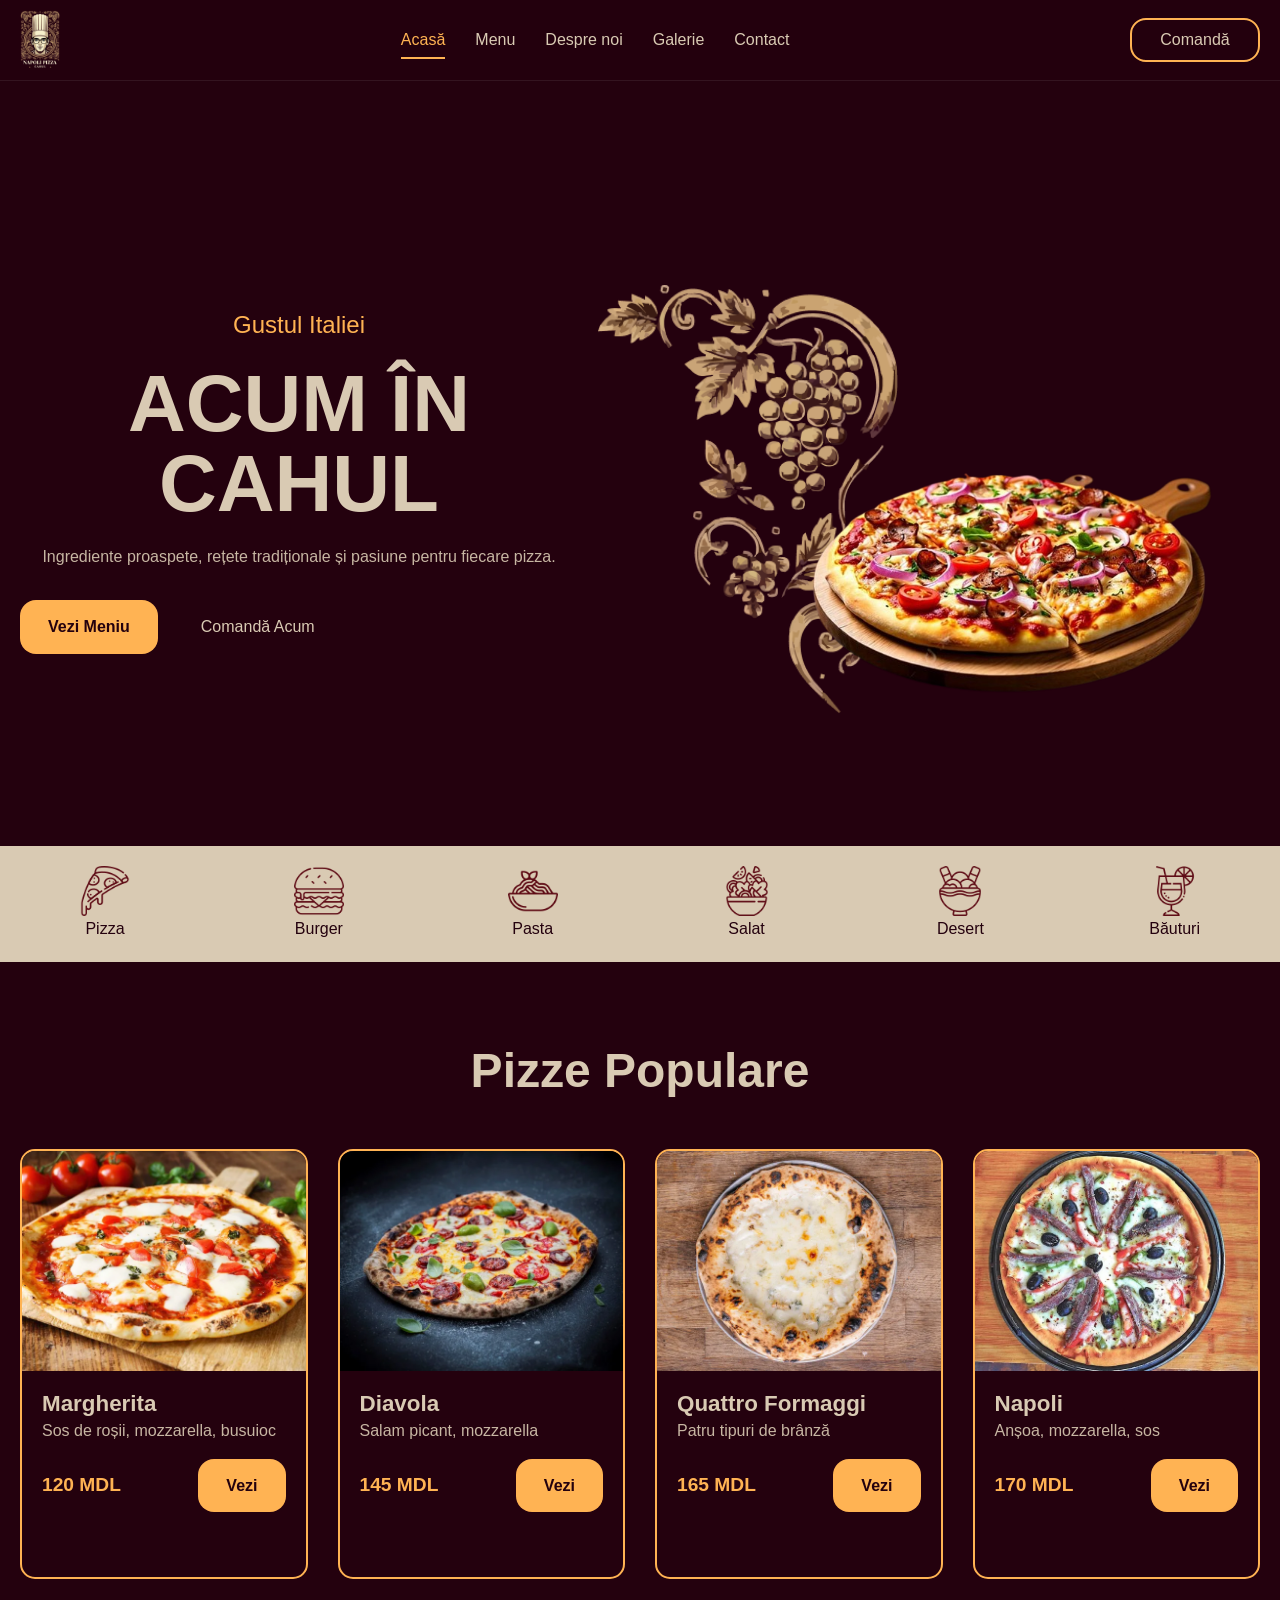
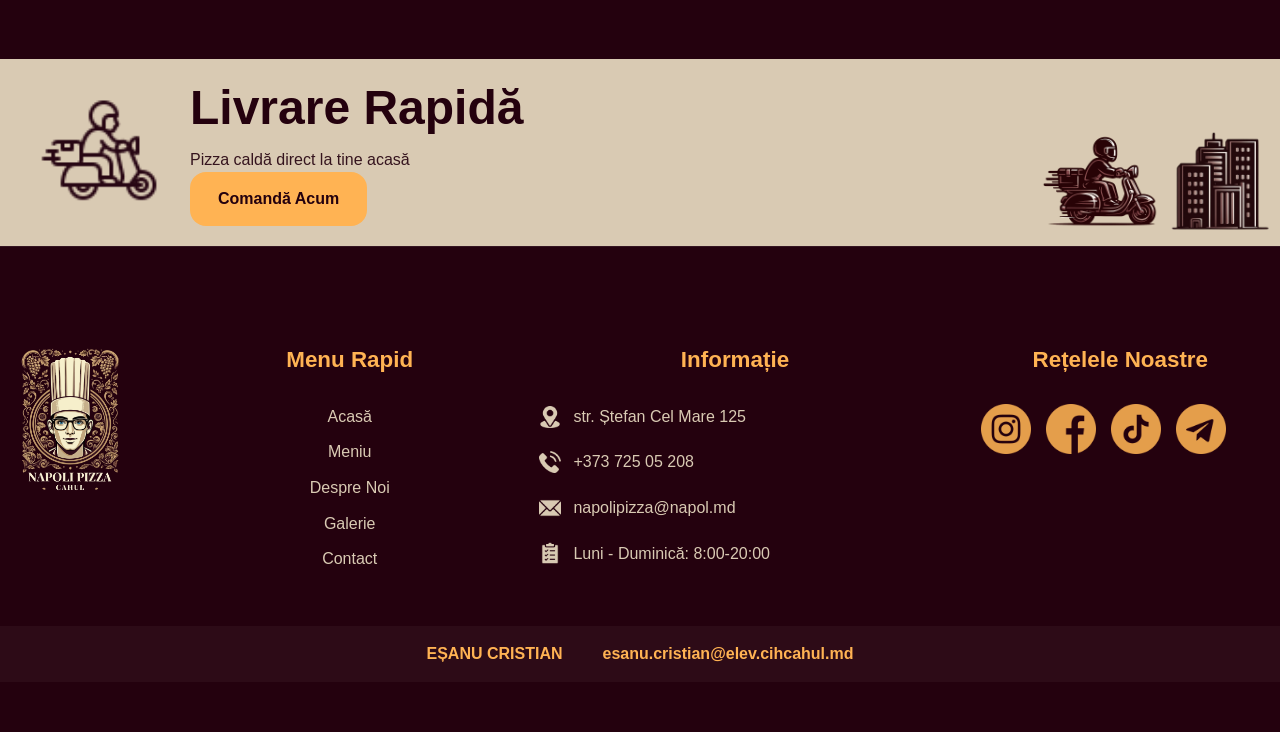
<file: index.html>
<!DOCTYPE html>
<html lang="ro">

<head>
    <meta charset="UTF-8">
    <meta name="viewport" content="width=device-width, initial-scale=1.0">

    <title>Napoli Pizza Cahul</title>

    <link rel="icon" href="assets/logo/logo.png">

    <link rel="stylesheet" href="css/main.css">
    <link rel="stylesheet" href="css/catalog.css">
    <link rel="stylesheet" href="css/responsive.css">
</head>

<body>
    <header class="header">

        <div class="container header-container">

            <a href="index.html" class="logo">
                <img src="assets/logo/logo.png" alt="Napoli Pizza">
            </a>

            <nav class="navbar">

                <a href="index.html" class="active">Acasă</a>
                <a href="pages/menu.html">Menu</a>
                <a href="pages/about.html">Despre noi</a>
                <a href="pages/gallery.html">Galerie</a>
                <a href="pages/contact.html">Contact</a>

            </nav>

            <button class="burger" id="burger" aria-label="Meniu"><span></span><span></span><span></span></button>
            <a href="pages/contact.html" class="header-btn">
            Comandă
        </a>

        </div>

    </header>
    <div class="mobile-menu" id="mobileMenu">
        <a href="index.html">Acasă</a>
        <a href="pages/menu.html">Menu</a>
        <a href="pages/about.html">Despre noi</a>
        <a href="pages/gallery.html">Galerie</a>
        <a href="pages/contact.html">Contact</a>
        <a href="pages/contact.html" class="header-btn-mobile">Comandă</a>
    </div>

    <section class="hero">

        <div class="container hero-container">

            <div class="hero-content">

                <span class="hero-subtitle">
                Gustul Italiei
            </span>

                <h1>
                    ACUM ÎN CAHUL
                </h1>

                <p>
                    Ingrediente proaspete, rețete tradiționale și pasiune pentru fiecare pizza.
                </p>

                <div class="hero-buttons">

                    <a href="pages/menu.html" class="btn btn-primary">

                    Vezi Meniu

                </a>

                    <a href="pages/contact.html" class="btn btn-outline">

                    Comandă Acum

                </a>

                </div>

            </div>

            <div class="hero-visual">

                <img src="./assets/Media/grapes.png" class="hero-grapes">

                <img src="assets/Media/pizza.png" class="hero-pizza" style="width:500px">

            </div>

        </div>

    </section>
    <section class="quick-menu">

        <div class="container">

            <a href="pages/catalog.html?id=pizza" class="quick-item">
                <img src="assets/Media/icons/pizza.png" alt="">
                <span>Pizza</span>
            </a>

            <a href="pages/catalog.html?id=burger" class="quick-item">
                <img src="assets/Media/icons/burger.png" alt="">
                <span>Burger</span>
            </a>

            <a href="pages/catalog.html?id=pasta" class="quick-item">
                <img src="assets/Media/icons/dish.png" alt="">
                <span>Pasta</span>
            </a>

            <a href="pages/catalog.html?id=salad" class="quick-item">
                <img src="assets/Media/icons/salad.png" alt="">
                <span>Salat</span>
            </a>

            <a href="pages/catalog.html?id=dessert" class="quick-item">
                <img src="assets/Media/icons/ice-cream.png" alt="">
                <span>Desert</span>
            </a>

            <a href="pages/catalog.html?id=drinks" class="quick-item">
                <img src="assets/Media/icons/poinsettia.png" alt="">
                <span>Băuturi</span>
            </a>

        </div>

    </section>
    <section class="popular-products">

        <div class="container">

            <div class="section-header">

                <h2>Pizze Populare</h2>


            </div>

            <div id="featuredProducts" class="product-grid">

            </div>

        </div>

    </section>


    <section class="delivery-banner">

        <div class="delivery-content">

            <div class="delivery-left">

                <img src="assets/Media/delivery-left.png" alt="">

                <div>

                    <h2>Livrare Rapidă</h2>

                    <p>Pizza caldă direct la tine acasă</p>

                    <a href="#" class="btn btn-primary">
                    Comandă Acum
                </a>

                </div>

            </div>

            <img src="assets/Media/delivery-right.png" class="delivery-scooter" alt="">

            <img src="assets/Media/city.png" class="delivery-city" alt="">

        </div>

    </section>
    <footer class="footer">

        <div class="container">

            <div class="footer-content">


                <div class="footer-logo">

                    <img src="assets/logo/logo.png" alt="Napoli Pizza">

                </div>

                <div class="footer-column">

                    <h3>Menu Rapid</h3>

                    <a href="index.html">Acasă</a>
                    <a href="pages/menu.html">Meniu</a>
                    <a href="pages/about.html">Despre Noi</a>
                    <a href="pages/gallery.html">Galerie</a>
                    <a href="pages/contact.html">Contact</a>

                </div>

                <div class="footer-column">

                    <h3>Informație</h3>

                    <div class="footer-info">

                        <img src="assets/Media/location.png" alt="">
                        <span>str. Ștefan Cel Mare 125</span>

                    </div>

                    <div class="footer-info">

                        <img src="assets/Media/phone.png" alt="">
                        <span>+373 725 05 208</span>

                    </div>

                    <div class="footer-info">

                        <img src="assets/Media/mail.png" alt="">
                        <span>napolipizza@napol.md</span>

                    </div>

                    <div class="footer-info">

                        <img src="assets/Media/time.png" alt="">
                        <span>Luni - Duminică: 8:00-20:00</span>

                    </div>

                </div>


                <div class="footer-column">

                    <h3>Rețelele Noastre</h3>

                    <div class="social-links">

                        <a href="https://www.instagram.com/cr1sn1ce?igsh=MXFxY2dlM214OGgybg==">
                            <img src="assets/Media/instagram.png" alt="Instagram">
                        </a>

                        <a href="https://www.facebook.com/share/1TLArfq5HP/">
                            <img src="assets/Media/facebook.png" alt="Facebook">
                        </a>

                        <a href="https://www.tiktok.com/@twcr1sn1ce?_r=1&_t=ZS-97HK7vMJ625">
                            <img src="assets/Media/tiktok.png" alt="TikTok">
                        </a>

                        <a href="https://t.me/N1ceChan">
                            <img src="assets/Media/telegram.png" alt="Telegram">
                        </a>

                    </div>

                </div>

            </div>

        </div>

        <div class="footer-bottom">

            <div class="container">

                <span>EȘANU CRISTIAN</span>

                <span>
                esanu.cristian@elev.cihcahul.md
            </span>

            </div>

        </div>

    </footer>
    <script src="js/data-loader.js"></script>
    <script src="js/main.js"></script>

</body>

</html>
</file>
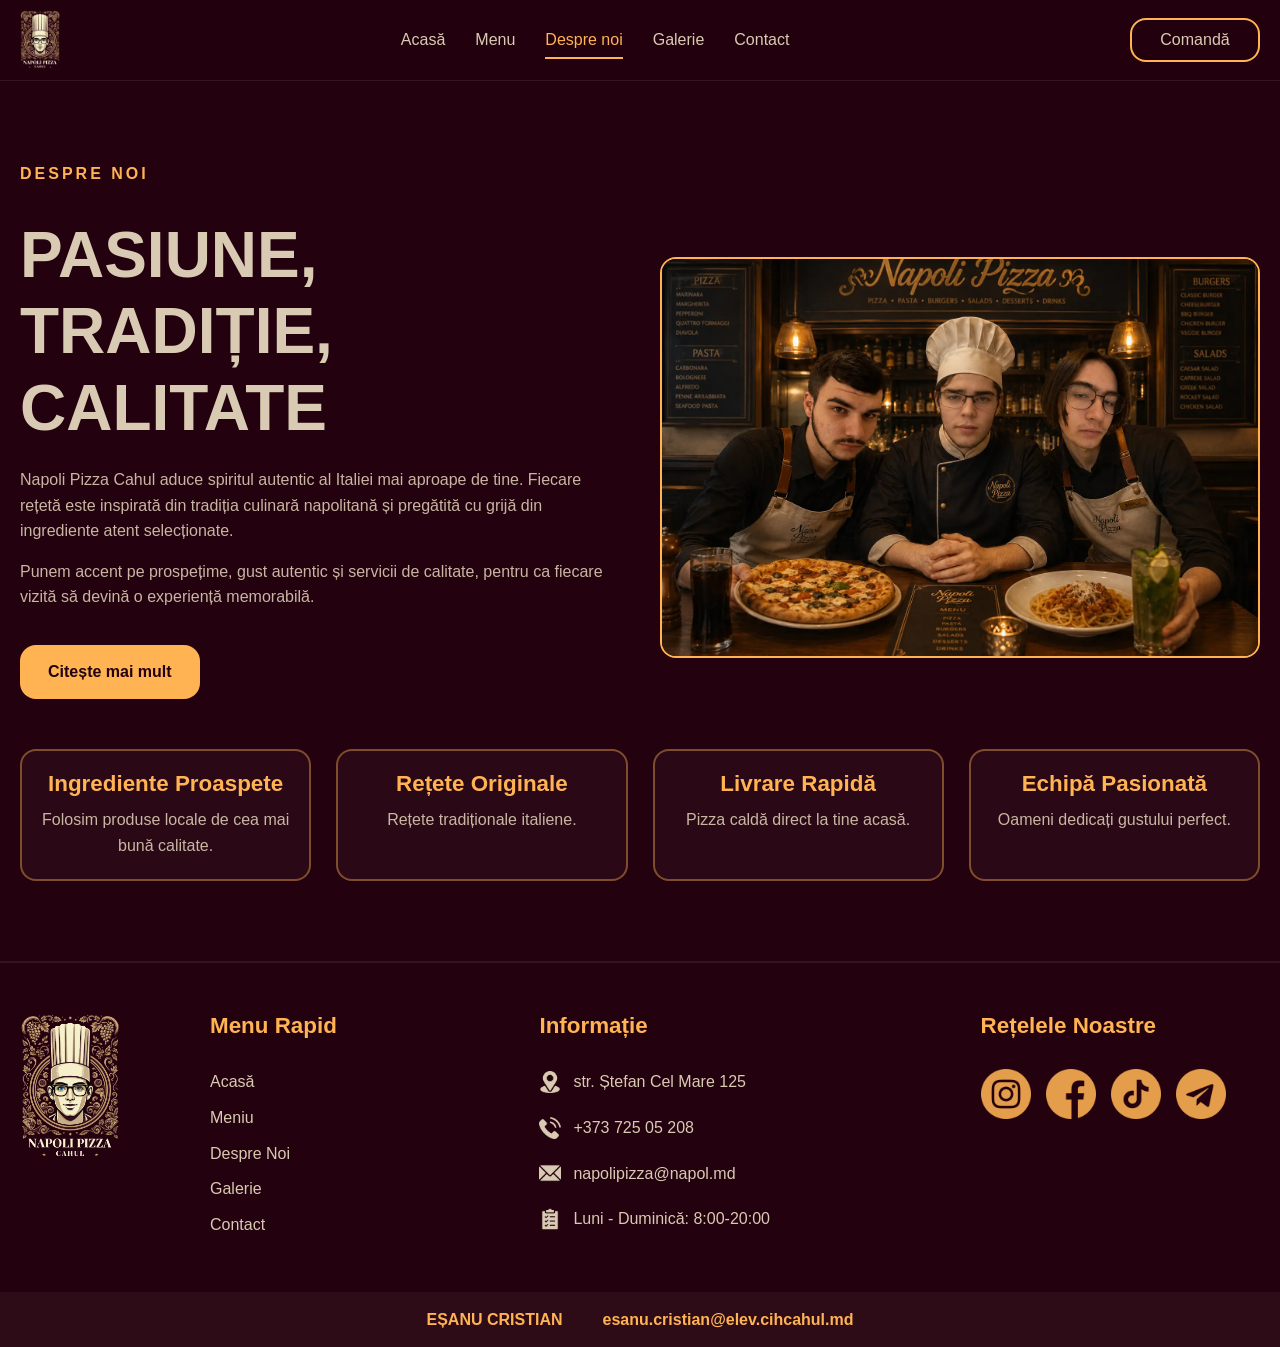
<file: pages/about.html>
<!DOCTYPE html>
<html lang="ro">

<head>
    <meta charset="UTF-8">
    <meta name="viewport" content="width=device-width, initial-scale=1.0">

    <title>Despre Noi | Napoli Pizza Cahul</title>

    <link rel="icon" href="../assets/logo/logo.png">
    <link rel="stylesheet" href="../css/main.css">
    <link rel="stylesheet" href="../css/responsive.css">
</head>

<body>

    <header class="header">

        <div class="container header-container">


            <a href="../index.html" class="logo">
                <img src="../assets/logo/logo.png" alt="Napoli Pizza">
            </a>

            <nav class="navbar">

                <a href="../index.html">Acasă</a>
                <a href="menu.html">Menu</a>
                <a href="about.html" class="active">Despre noi</a>
                <a href="gallery.html">Galerie</a>
                <a href="contact.html">Contact</a>

            </nav>

            <button class="burger" id="burger" aria-label="Meniu"><span></span><span></span><span></span></button>
            <a href="contact.html" class="header-btn">
            Comandă
        </a>

        </div>

    </header>
    <div class="mobile-menu" id="mobileMenu">
        <a href="../index.html">Acasă</a>
        <a href="menu.html">Menu</a>
        <a href="about.html" class="active">Despre noi</a>
        <a href="gallery.html">Galerie</a>
        <a href="contact.html">Contact</a>
        <a href="contact.html" class="header-btn-mobile">Comandă</a>
    </div>

    <section class="about-section">

        <div class="container">

            <span class="section-subtitle">
            DESPRE NOI
        </span>

            <div class="about-layout">

                <div class="about-text">

                    <h1>PASIUNE, TRADIȚIE, CALITATE</h1>

                    <p>
                        Napoli Pizza Cahul aduce spiritul autentic al Italiei mai aproape de tine. Fiecare rețetă este inspirată din tradiția culinară napolitană și pregătită cu grijă din ingrediente atent selecționate.
                    </p>

                    <p>
                        Punem accent pe prospețime, gust autentic și servicii de calitate, pentru ca fiecare vizită să devină o experiență memorabilă.
                    </p>

                    <a href="menu.html" class="btn btn-primary">
                    Citește mai mult
                </a>

                </div>

                <div class="about-image">

                    <img src="../assets/team/about.webp" alt="Napoli Pizza">

                </div>

            </div>

            <div class="advantages-grid">

                <div class="advantage-card">
                    <h3>Ingrediente Proaspete</h3>
                    <p>Folosim produse locale de cea mai bună calitate.</p>
                </div>

                <div class="advantage-card">
                    <h3>Rețete Originale</h3>
                    <p>Rețete tradiționale italiene.</p>
                </div>

                <div class="advantage-card">
                    <h3>Livrare Rapidă</h3>
                    <p>Pizza caldă direct la tine acasă.</p>
                </div>

                <div class="advantage-card">
                    <h3>Echipă Pasionată</h3>
                    <p>Oameni dedicați gustului perfect.</p>
                </div>

            </div>

        </div>

    </section>
    <footer class="footer">

        <div class="container">

            <div class="footer-content">

                <div class="footer-logo">

                    <img src="../assets/logo/logo.png" alt="Napoli Pizza">

                </div>

                <div class="footer-column">

                    <h3>Menu Rapid</h3>

                    <a href="../index.html">Acasă</a>
                    <a href="menu.html">Meniu</a>
                    <a href="about.html">Despre Noi</a>
                    <a href="gallery.html">Galerie</a>
                    <a href="contact.html">Contact</a>

                </div>

                <div class="footer-column">

                    <h3>Informație</h3>

                    <div class="footer-info">

                        <img src="../assets/Media/location.png" alt="">
                        <span>str. Ștefan Cel Mare 125</span>

                    </div>

                    <div class="footer-info">

                        <img src="../assets/Media/phone.png" alt="">
                        <span>+373 725 05 208</span>

                    </div>

                    <div class="footer-info">

                        <img src="../assets/Media/mail.png" alt="">
                        <span>napolipizza@napol.md</span>

                    </div>

                    <div class="footer-info">

                        <img src="../assets/Media/time.png" alt="">
                        <span>Luni - Duminică: 8:00-20:00</span>

                    </div>

                </div>

                <div class="footer-column">

                    <h3>Rețelele Noastre</h3>

                    <div class="social-links">

                        <a href="https://www.instagram.com/cr1sn1ce?igsh=MXFxY2dlM214OGgybg==">
                            <img src="../assets/Media/instagram.png" alt="Instagram">
                        </a>

                        <a href="https://www.facebook.com/share/1TLArfq5HP/">
                            <img src="../assets/Media/facebook.png" alt="Facebook">
                        </a>

                        <a href="https://www.tiktok.com/@twcr1sn1ce?_r=1&_t=ZS-97HK7vMJ625">
                            <img src="../assets/Media/tiktok.png" alt="TikTok">
                        </a>

                        <a href="https://t.me/N1ceChan">
                            <img src="../assets/Media/telegram.png" alt="Telegram">
                        </a>

                    </div>

                </div>

            </div>

        </div>

        <div class="footer-bottom">

            <div class="container">

                <span>EȘANU CRISTIAN</span>

                <span>
                esanu.cristian@elev.cihcahul.md
            </span>

            </div>

        </div>

    </footer>
    <script src="../js/main.js"></script>

</body>

</html>
</file>
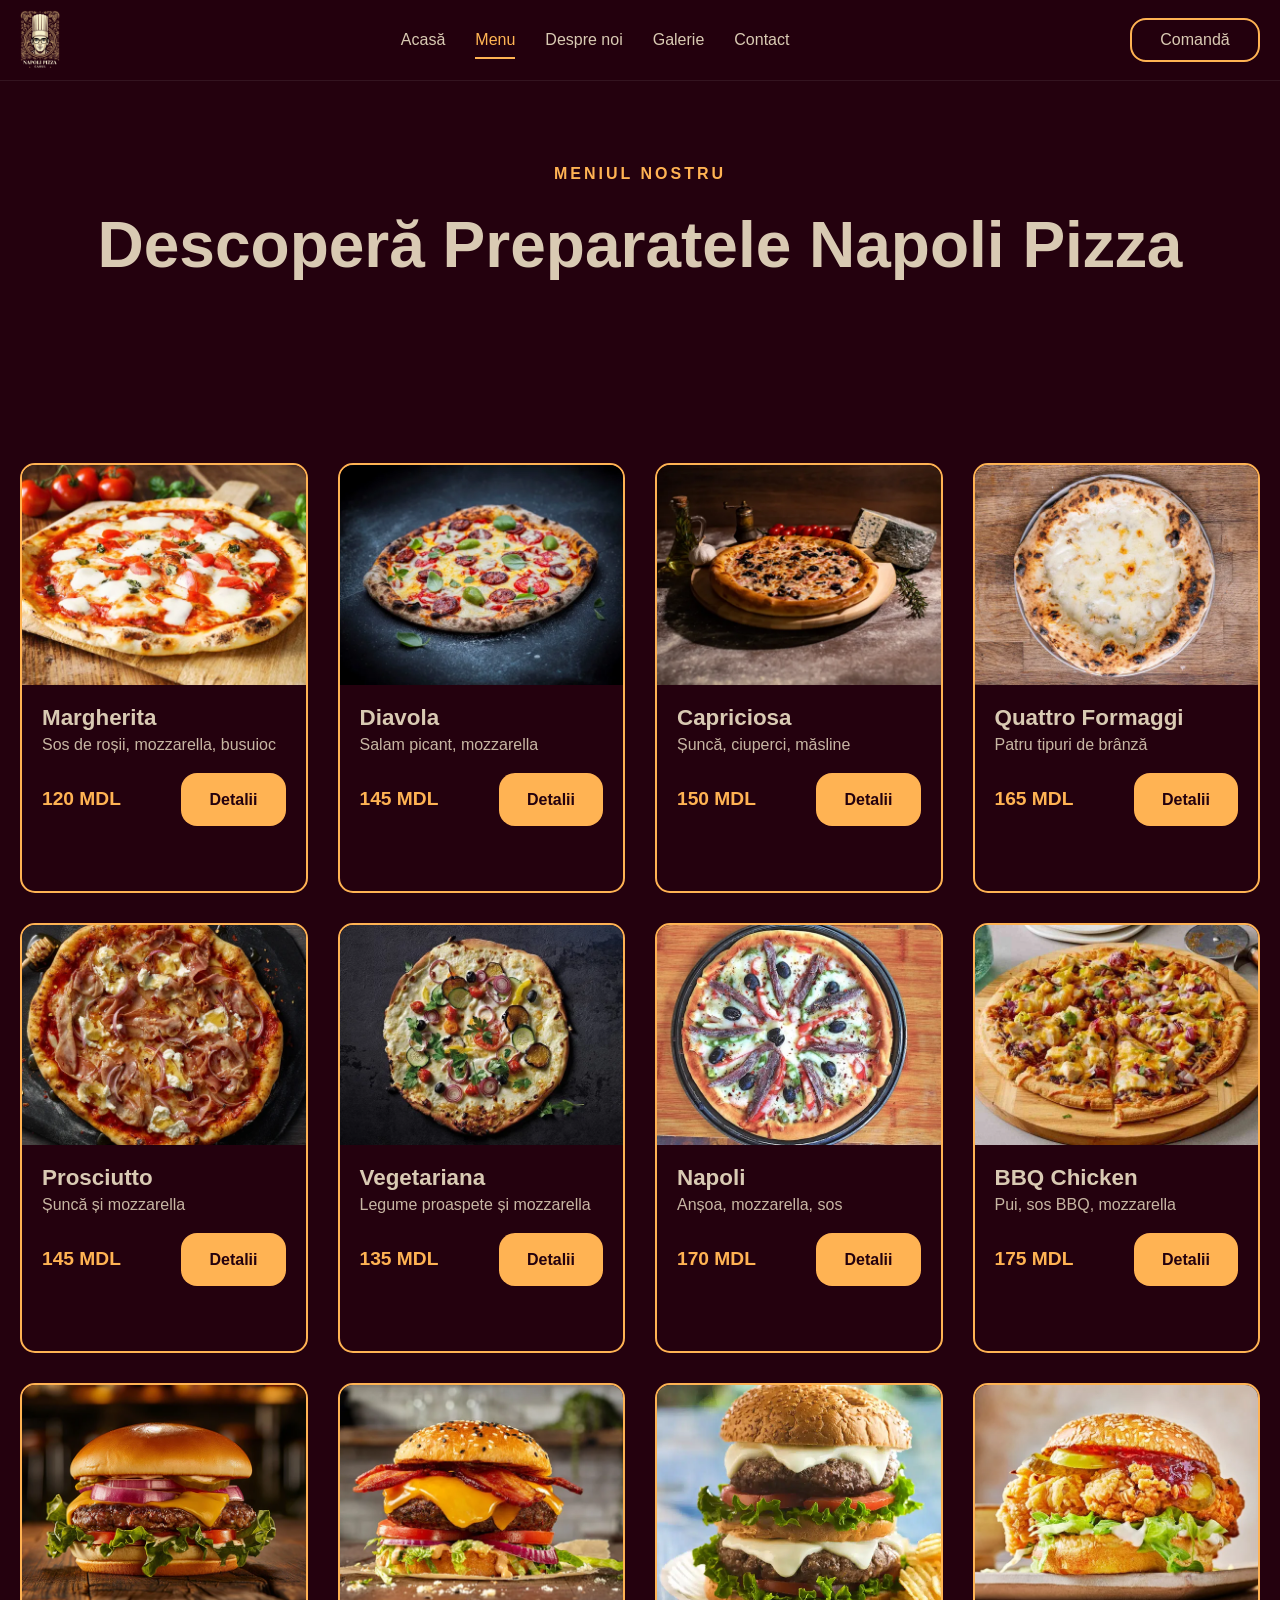
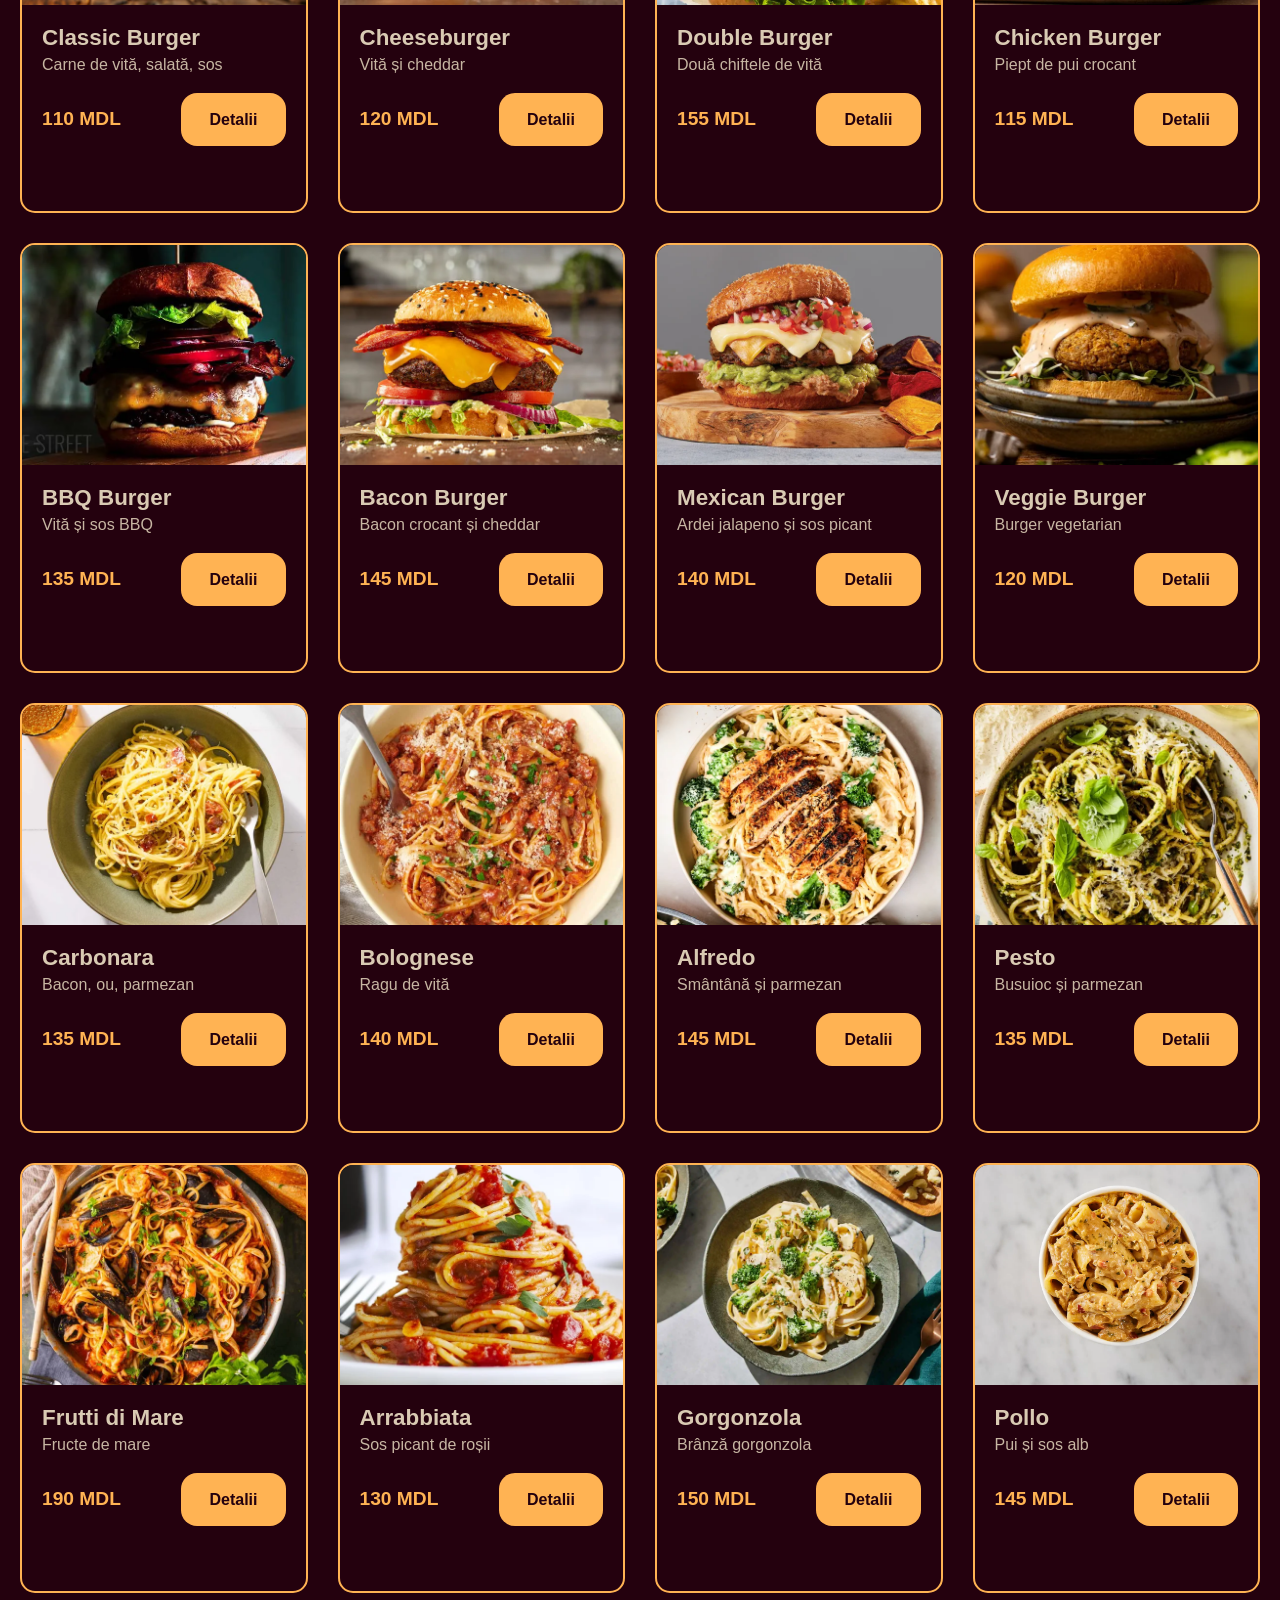
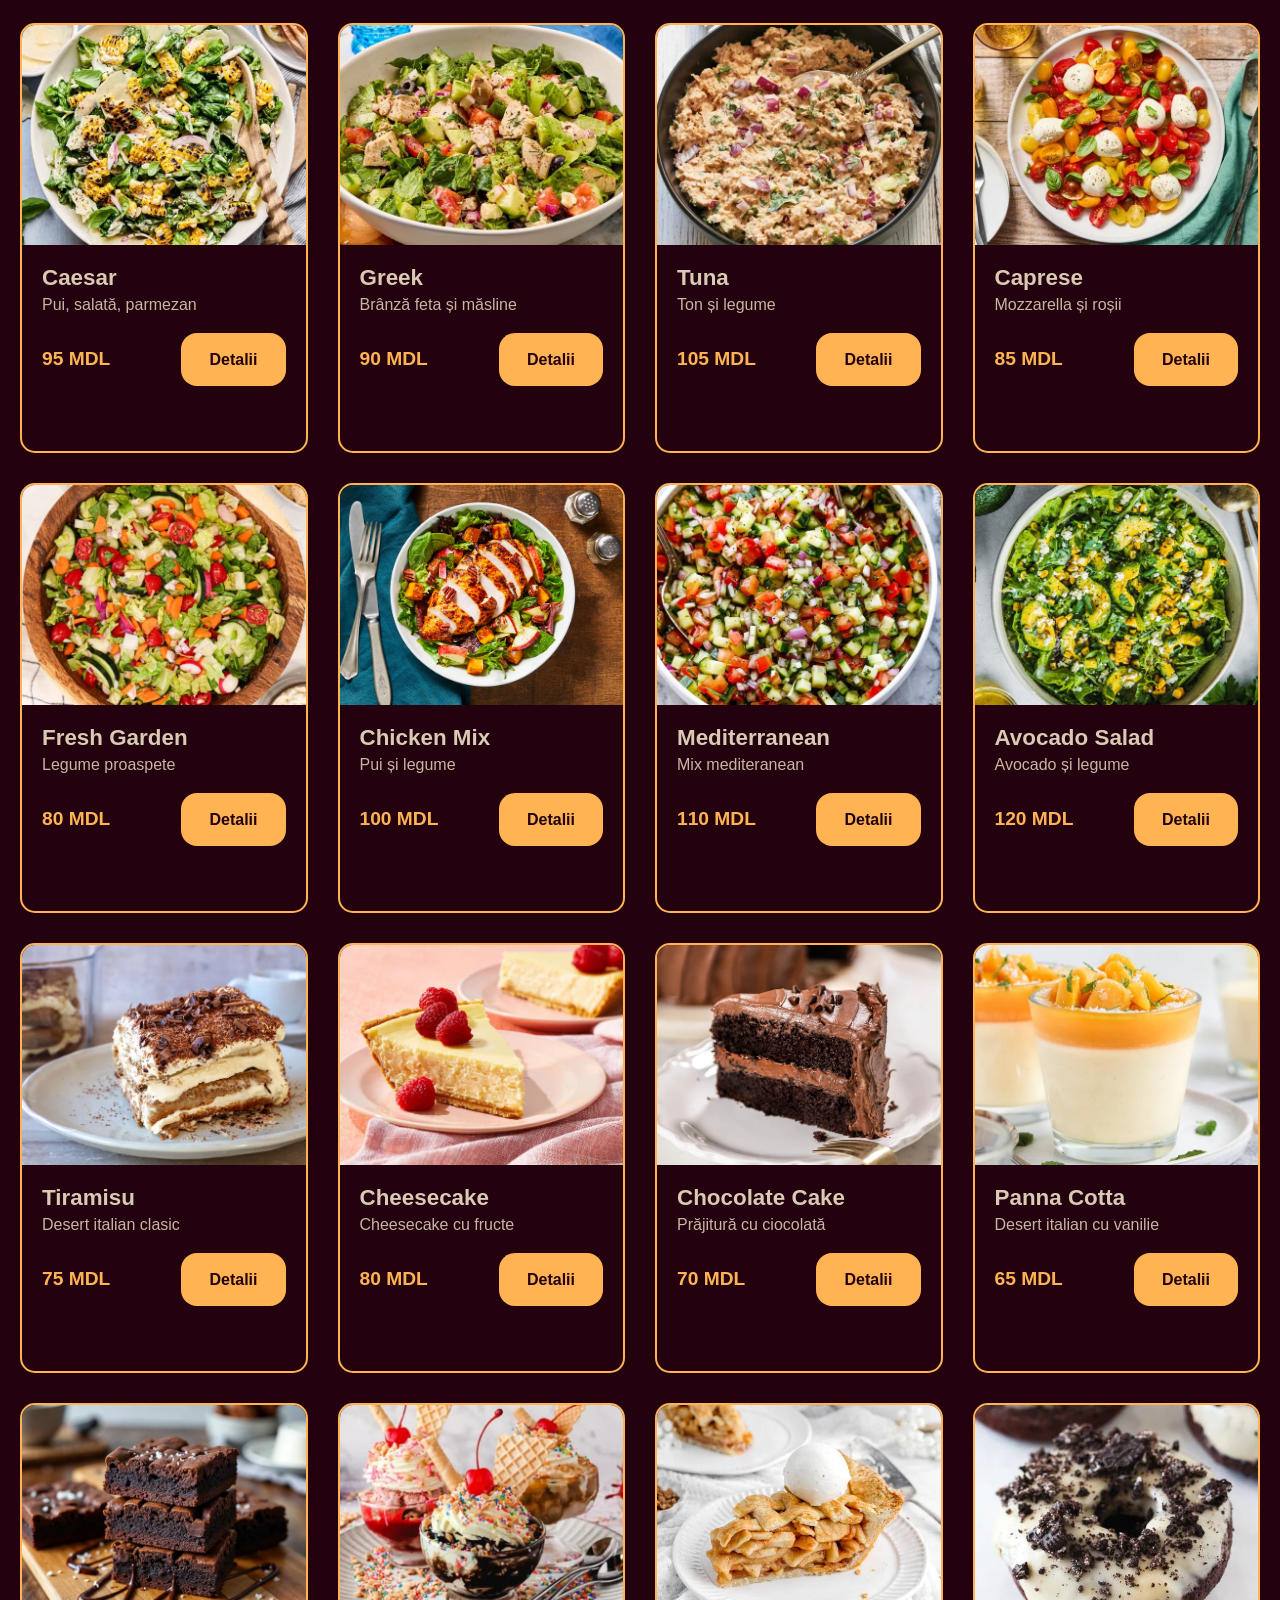
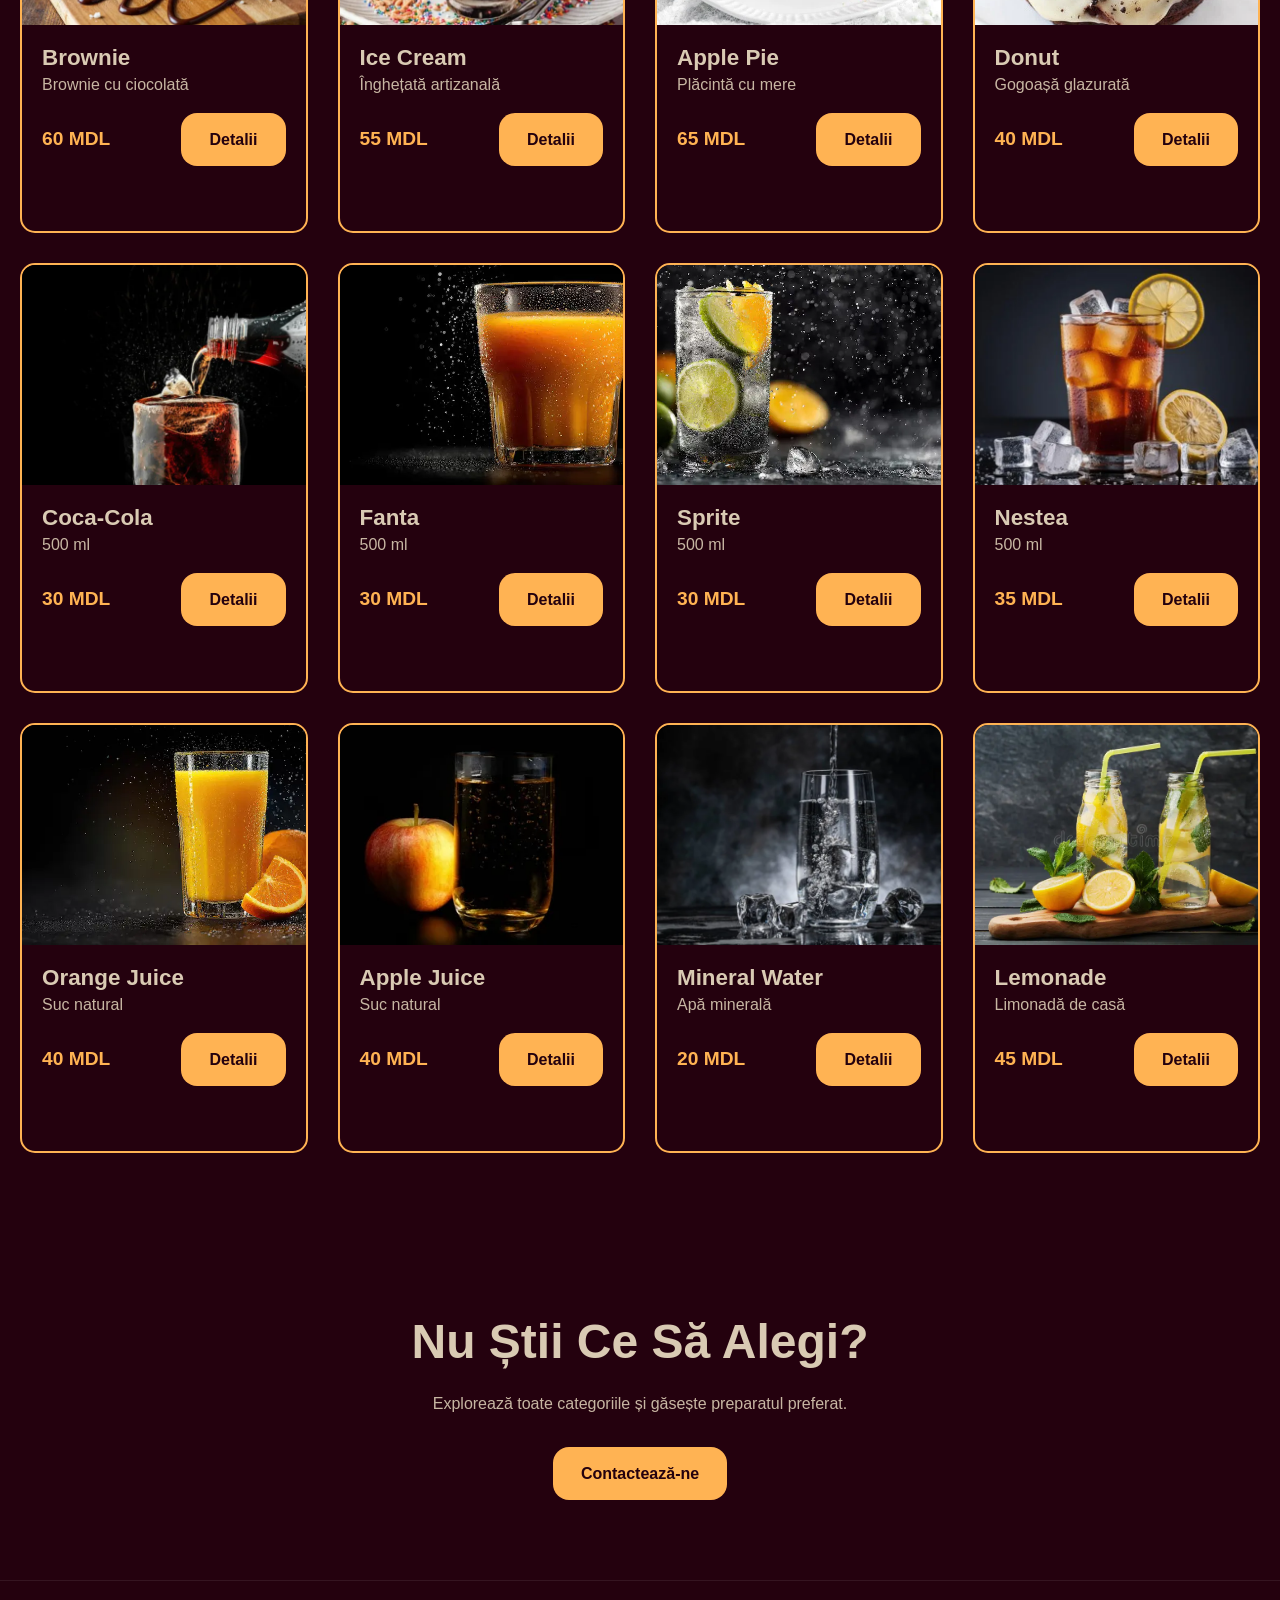
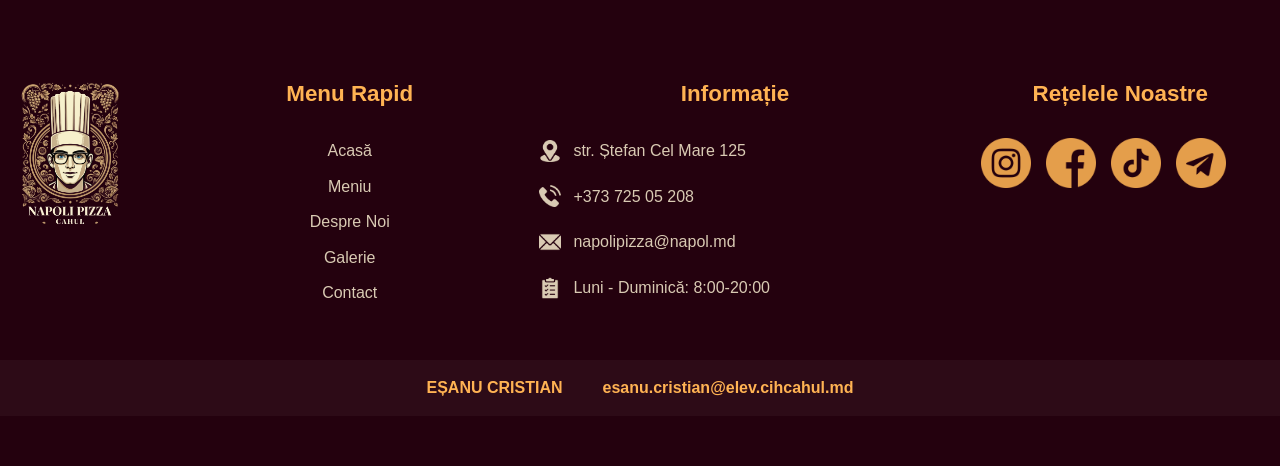
<file: pages/catalog.html>
<!DOCTYPE html>
<html lang="ro">

<head>
    <meta charset="UTF-8">
    <meta name="viewport" content="width=device-width, initial-scale=1.0">

    <title>Menu | Napoli Pizza Cahul</title>

    <link rel="icon" href="../assets/logo/logo.png">
    <link rel="stylesheet" href="../css/main.css">
    <link rel="stylesheet" href="../css/catalog.css">
    <link rel="stylesheet" href="../css/responsive.css">
</head>

<body>
    <header class="header">

        <div class="container header-container">


            <a href="../index.html" class="logo">
                <img src="../assets/logo/logo.png" alt="Napoli Pizza">
            </a>

            <nav class="navbar">

                <a href="../index.html">Acasă</a>
                <a href="menu.html" class="active">Menu</a>
                <a href="about.html">Despre noi</a>
                <a href="gallery.html">Galerie</a>
                <a href="contact.html">Contact</a>

            </nav>

            <button class="burger" id="burger" aria-label="Meniu"><span></span><span></span><span></span></button>
            <a href="contact.html" class="header-btn">
            Comandă
        </a>


        </div>

    </header>
    <div class="mobile-menu" id="mobileMenu">
        <a href="../index.html">Acasă</a>
        <a href="menu.html" class="active">Menu</a>
        <a href="about.html">Despre noi</a>
        <a href="gallery.html">Galerie</a>
        <a href="contact.html">Contact</a>
        <a href="contact.html" class="header-btn-mobile">Comandă</a>
    </div>

    <section class="page-hero">

        <div class="container">

            <span class="section-subtitle">
                MENIUL NOSTRU
            </span>

            <h1>
                Descoperă Preparatele Napoli Pizza
            </h1>

        </div>

    </section>

    <section class="catalog-products">

        <div class="container">

            <div id="productsContainer" class="product-grid">
            </div>

        </div>

    </section>

    <section class="cta-section">

        <div class="container">

            <h2>Nu Știi Ce Să Alegi?</h2>

            <p>
                Explorează toate categoriile și găsește preparatul preferat.
            </p>

            <a href="contact.html" class="btn btn-primary">
                Contactează-ne
            </a>

        </div>

    </section>

    <footer class="footer">

        <div class="container">

            <div class="footer-content">

                <div class="footer-logo">

                    <img src="../assets/logo/logo.png" alt="Napoli Pizza">

                </div>

                <div class="footer-column">

                    <h3>Menu Rapid</h3>

                    <a href="../index.html">Acasă</a>
                    <a href="menu.html">Meniu</a>
                    <a href="about.html">Despre Noi</a>
                    <a href="gallery.html">Galerie</a>
                    <a href="contact.html">Contact</a>

                </div>

                <div class="footer-column">

                    <h3>Informație</h3>

                    <div class="footer-info">

                        <img src="../assets/Media/location.png" alt="">
                        <span>str. Ștefan Cel Mare 125</span>

                    </div>

                    <div class="footer-info">

                        <img src="../assets/Media/phone.png" alt="">
                        <span>+373 725 05 208</span>

                    </div>

                    <div class="footer-info">

                        <img src="../assets/Media/mail.png" alt="">
                        <span>napolipizza@napol.md</span>

                    </div>

                    <div class="footer-info">

                        <img src="../assets/Media/time.png" alt="">
                        <span>Luni - Duminică: 8:00-20:00</span>

                    </div>

                </div>

                <div class="footer-column">

                    <h3>Rețelele Noastre</h3>

                    <div class="social-links">

                        <a href="https://www.instagram.com/cr1sn1ce?igsh=MXFxY2dlM214OGgybg==">
                            <img src="../assets/Media/instagram.png" alt="Instagram">
                        </a>

                        <a href="https://www.facebook.com/share/1TLArfq5HP/">
                            <img src="../assets/Media/facebook.png" alt="Facebook">
                        </a>

                        <a href="https://www.tiktok.com/@twcr1sn1ce?_r=1&_t=ZS-97HK7vMJ625">
                            <img src="../assets/Media/tiktok.png" alt="TikTok">
                        </a>

                        <a href="https://t.me/N1ceChan">
                            <img src="../assets/Media/telegram.png" alt="Telegram">
                        </a>

                    </div>

                </div>

            </div>

        </div>

        <div class="footer-bottom">

            <div class="container">

                <span>EȘANU CRISTIAN</span>

                <span>
                esanu.cristian@elev.cihcahul.md
            </span>

            </div>

        </div>

    </footer>
    <script src="../js/data-loader.js"></script>
    <script src="../js/catalog.js"></script>
    <script src="../js/main.js"></script>


</body>

</html>
</file>
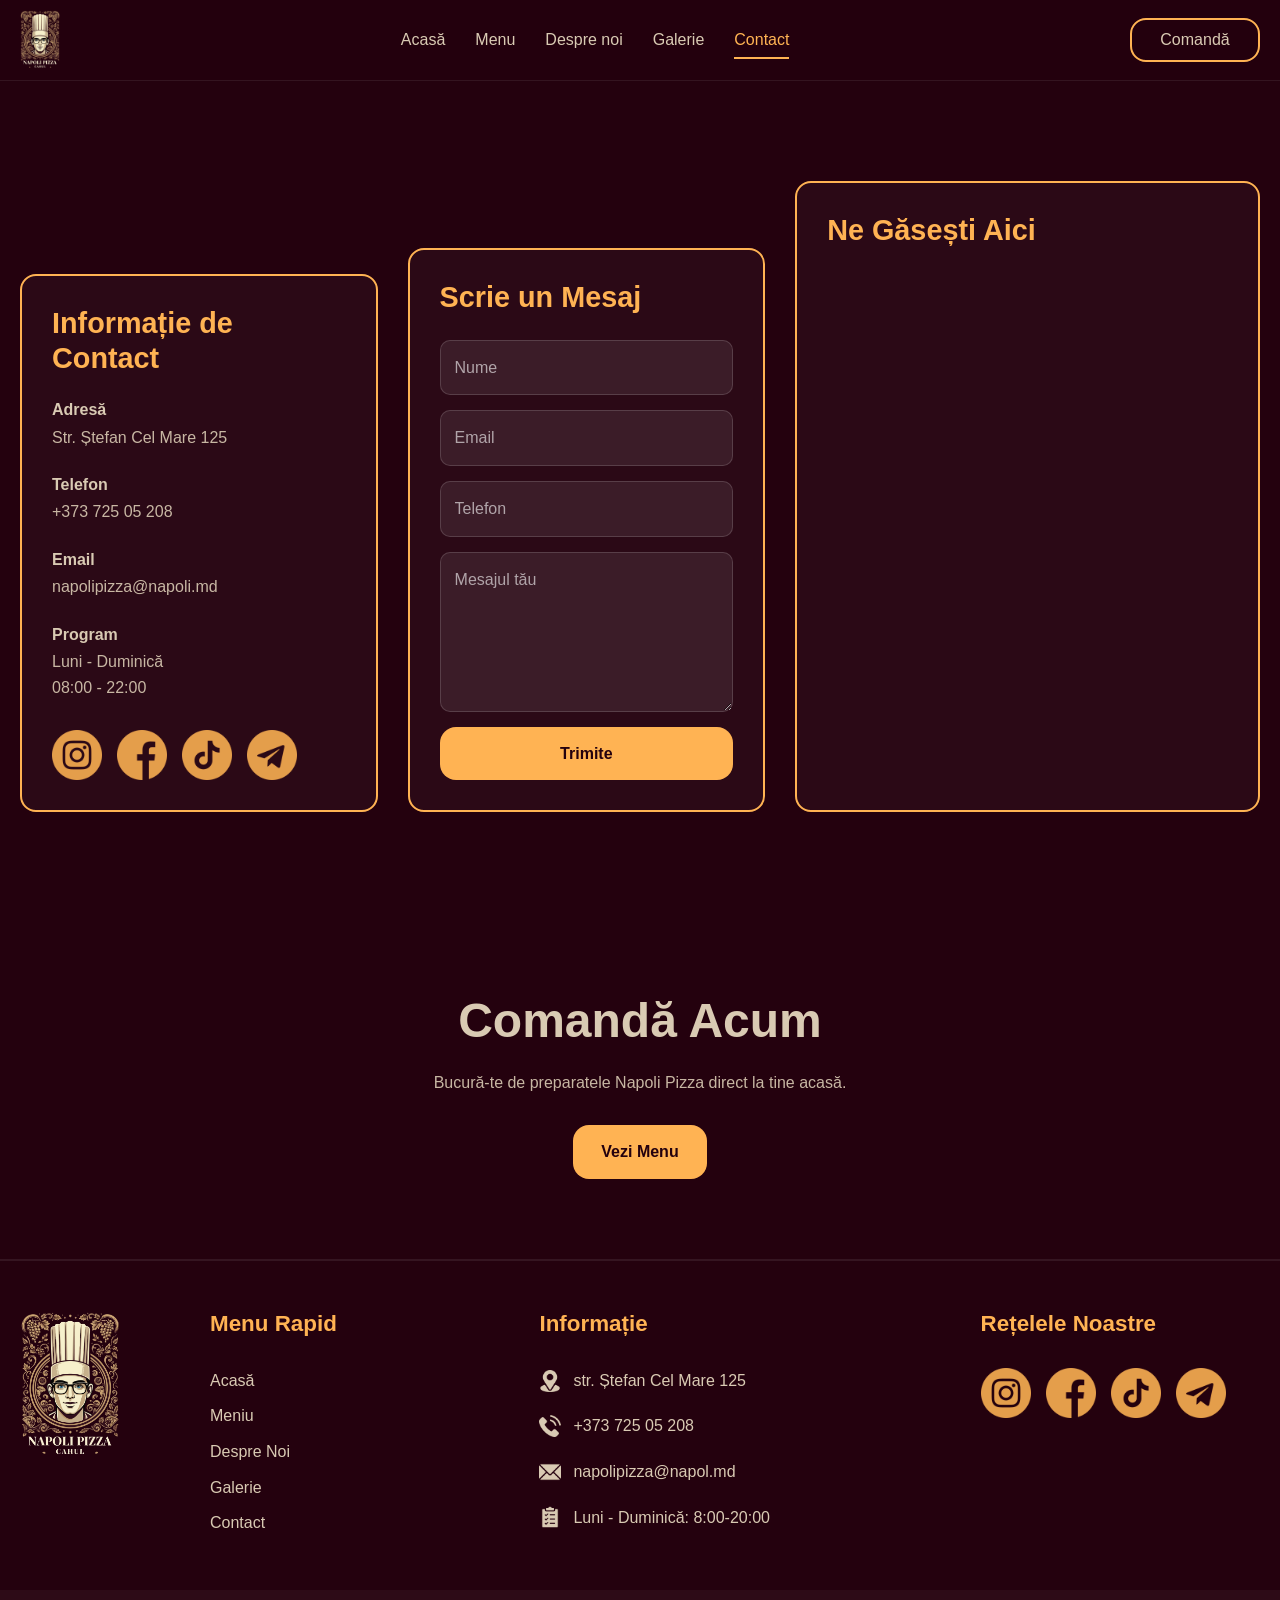
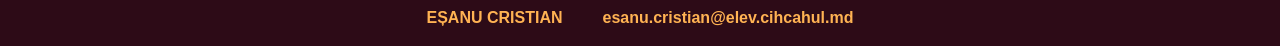
<file: pages/contact.html>
<!DOCTYPE html>
<html lang="ro">

<head>
    <meta charset="UTF-8">
    <meta name="viewport" content="width=device-width, initial-scale=1.0">

    <title>Contact | Napoli Pizza Cahul</title>

    <link rel="icon" href="../assets/logo/logo.png">
    <link rel="stylesheet" href="../css/main.css">
    <link rel="stylesheet" href="../css/responsive.css">
</head>

<body>

    <header class="header">

        <div class="container header-container">


            <a href="../index.html" class="logo">
                <img src="../assets/logo/logo.png" alt="Napoli Pizza">
            </a>

            <nav class="navbar">

                <a href="../index.html">Acasă</a>
                <a href="menu.html">Menu</a>
                <a href="about.html">Despre noi</a>
                <a href="gallery.html">Galerie</a>
                <a href="contact.html" class="active">Contact</a>

            </nav>

            <button class="burger" id="burger" aria-label="Meniu"><span></span><span></span><span></span></button>
            <a href="contact.html" class="header-btn">
            Comandă
        </a>


        </div>

    </header>
    <div class="mobile-menu" id="mobileMenu">
        <a href="../index.html">Acasă</a>
        <a href="menu.html">Menu</a>
        <a href="about.html">Despre noi</a>
        <a href="gallery.html">Galerie</a>
        <a href="contact.html">Contact</a>
        <a href="contact.html" class="header-btn-mobile">Comandă</a>
    </div>

    <section class="contact-section">

        <div class="container">

            <div class="contact-grid">

                <div class="contact-card contact-info">

                    <h2>Informație de Contact</h2>

                    <div class="contact-item">
                        <h4>Adresă</h4>
                        <p>Str. Ștefan Cel Mare 125</p>
                    </div>

                    <div class="contact-item">
                        <h4>Telefon</h4>
                        <p>+373 725 05 208</p>
                    </div>

                    <div class="contact-item">
                        <h4>Email</h4>
                        <p>napolipizza@napoli.md</p>
                    </div>

                    <div class="contact-item">
                        <h4>Program</h4>
                        <p>Luni - Duminică<br>08:00 - 22:00</p>
                    </div>

                    <div class="social-links">
                        <a href="https://www.instagram.com/cr1sn1ce?igsh=MXFxY2dlM214OGgybg==">
                            <img src="../assets/Media/instagram.png" alt="">
                        </a>

                        <a href="https://www.facebook.com/share/1TLArfq5HP">
                            <img src="../assets/Media/facebook.png" alt="">
                        </a>

                        <a href="https://www.tiktok.com/@twcr1sn1ce?_r=1&_t=ZS-97HK7vMJ625">
                            <img src="../assets/Media/tiktok.png" alt="">
                        </a>

                        <a href="https://t.me/N1ceChan">
                            <img src="../assets/Media/telegram.png" alt="">
                        </a>
                    </div>

                </div>

                <div class="contact-card">

                    <h2>Scrie un Mesaj</h2>

                    <form class="contact-form">

                        <input type="text" id="inputNume" placeholder="Nume">
                        <input type="email" id="inputEmail" placeholder="Email">
                        <input type="tel" id="inputTelefon" placeholder="Telefon">
                        <textarea id="inputMesaj" placeholder="Mesajul tău"></textarea>
                        <button type="button" id="submitBtn" class="btn btn-primary">Trimite</button>

                    </form>

                </div>

                <div class="contact-card">

                    <h2>Ne Găsești Aici</h2>

                    <div class="map-wrapper">

                        <iframe src="https://maps.google.com/maps?q=Cahul&t=&z=13&ie=UTF8&iwloc=&output=embed" loading="lazy">
                    </iframe>

                    </div>

                </div>

            </div>

        </div>

    </section>
    <section class="cta-section">

        <div class="container">

            <h2>
                Comandă Acum
            </h2>

            <p>
                Bucură-te de preparatele Napoli Pizza direct la tine acasă.
            </p>

            <a href="menu.html" class="btn btn-primary">
                Vezi Menu
            </a>

        </div>

    </section>

    <footer class="footer">

        <div class="container">

            <div class="footer-content">

                <div class="footer-logo">

                    <img src="../assets/logo/logo.png" alt="Napoli Pizza">

                </div>

                <div class="footer-column">

                    <h3>Menu Rapid</h3>

                    <a href="../index.html">Acasă</a>
                    <a href="menu.html">Meniu</a>
                    <a href="about.html">Despre Noi</a>
                    <a href="gallery.html">Galerie</a>
                    <a href="contact.html">Contact</a>

                </div>

                <div class="footer-column">

                    <h3>Informație</h3>

                    <div class="footer-info">

                        <img src="../assets/Media/location.png" alt="">
                        <span>str. Ștefan Cel Mare 125</span>

                    </div>

                    <div class="footer-info">

                        <img src="../assets/Media/phone.png" alt="">
                        <span>+373 725 05 208</span>

                    </div>

                    <div class="footer-info">

                        <img src="../assets/Media/mail.png" alt="">
                        <span>napolipizza@napol.md</span>

                    </div>

                    <div class="footer-info">

                        <img src="../assets/Media/time.png" alt="">
                        <span>Luni - Duminică: 8:00-20:00</span>

                    </div>

                </div>

                <div class="footer-column">

                    <h3>Rețelele Noastre</h3>

                    <div class="social-links">

                        <a href="https://www.instagram.com/cr1sn1ce?igsh=MXFxY2dlM214OGgybg==">
                            <img src="../assets/Media/instagram.png" alt="Instagram">
                        </a>

                        <a href="https://www.facebook.com/share/1TLArfq5HP/">
                            <img src="../assets/Media/facebook.png" alt="Facebook">
                        </a>

                        <a href="https://www.tiktok.com/@twcr1sn1ce?_r=1&_t=ZS-97HK7vMJ625">
                            <img src="../assets/Media/tiktok.png" alt="TikTok">
                        </a>

                        <a href="https://t.me/N1ceChan">
                            <img src="../assets/Media/telegram.png" alt="Telegram">
                        </a>

                    </div>

                </div>

            </div>

        </div>

        <div class="footer-bottom">

            <div class="container">

                <span>EȘANU CRISTIAN</span>

                <span>
                esanu.cristian@elev.cihcahul.md
            </span>

            </div>

        </div>

    </footer>
    <script src="../js/main.js"></script>
    <script>
        document.getElementById('submitBtn').addEventListener('click', async() => {
            const btn = document.getElementById('submitBtn');

            const data = {
                nume: document.getElementById('inputNume').value.trim(),
                email: document.getElementById('inputEmail').value.trim(),
                telefon: document.getElementById('inputTelefon').value.trim(),
                mesaj: document.getElementById('inputMesaj').value.trim()
            };

            if (!data.nume || !data.email || !data.mesaj) {
                alert('Te rugăm completați câmpurile obligatorii.');
                return;
            }

            btn.disabled = true;
            btn.textContent = 'Se trimite...';

            try {
                await fetch('https://script.google.com/macros/s/AKfycbynBe-u87q8LjR459ihmoWXqIheP18wvPfPbOtVf4aAxAh5Nu1aWd_W1OF6VrDaTkmN/exec', {
                    method: 'POST',
                    mode: 'no-cors',
                    headers: {
                        'Content-Type': 'text/plain'
                    },
                    body: JSON.stringify(data)

                });

                btn.textContent = 'Trimis ✓';
                document.getElementById('inputNume').value = '';
                document.getElementById('inputEmail').value = '';
                document.getElementById('inputTelefon').value = '';
                document.getElementById('inputMesaj').value = '';

            } catch (err) {
                alert('Eroare. Încearcă din nou.');
                btn.disabled = false;
                btn.textContent = 'Trimite';
            }
        });
    </script>

</body>

</html>
</file>
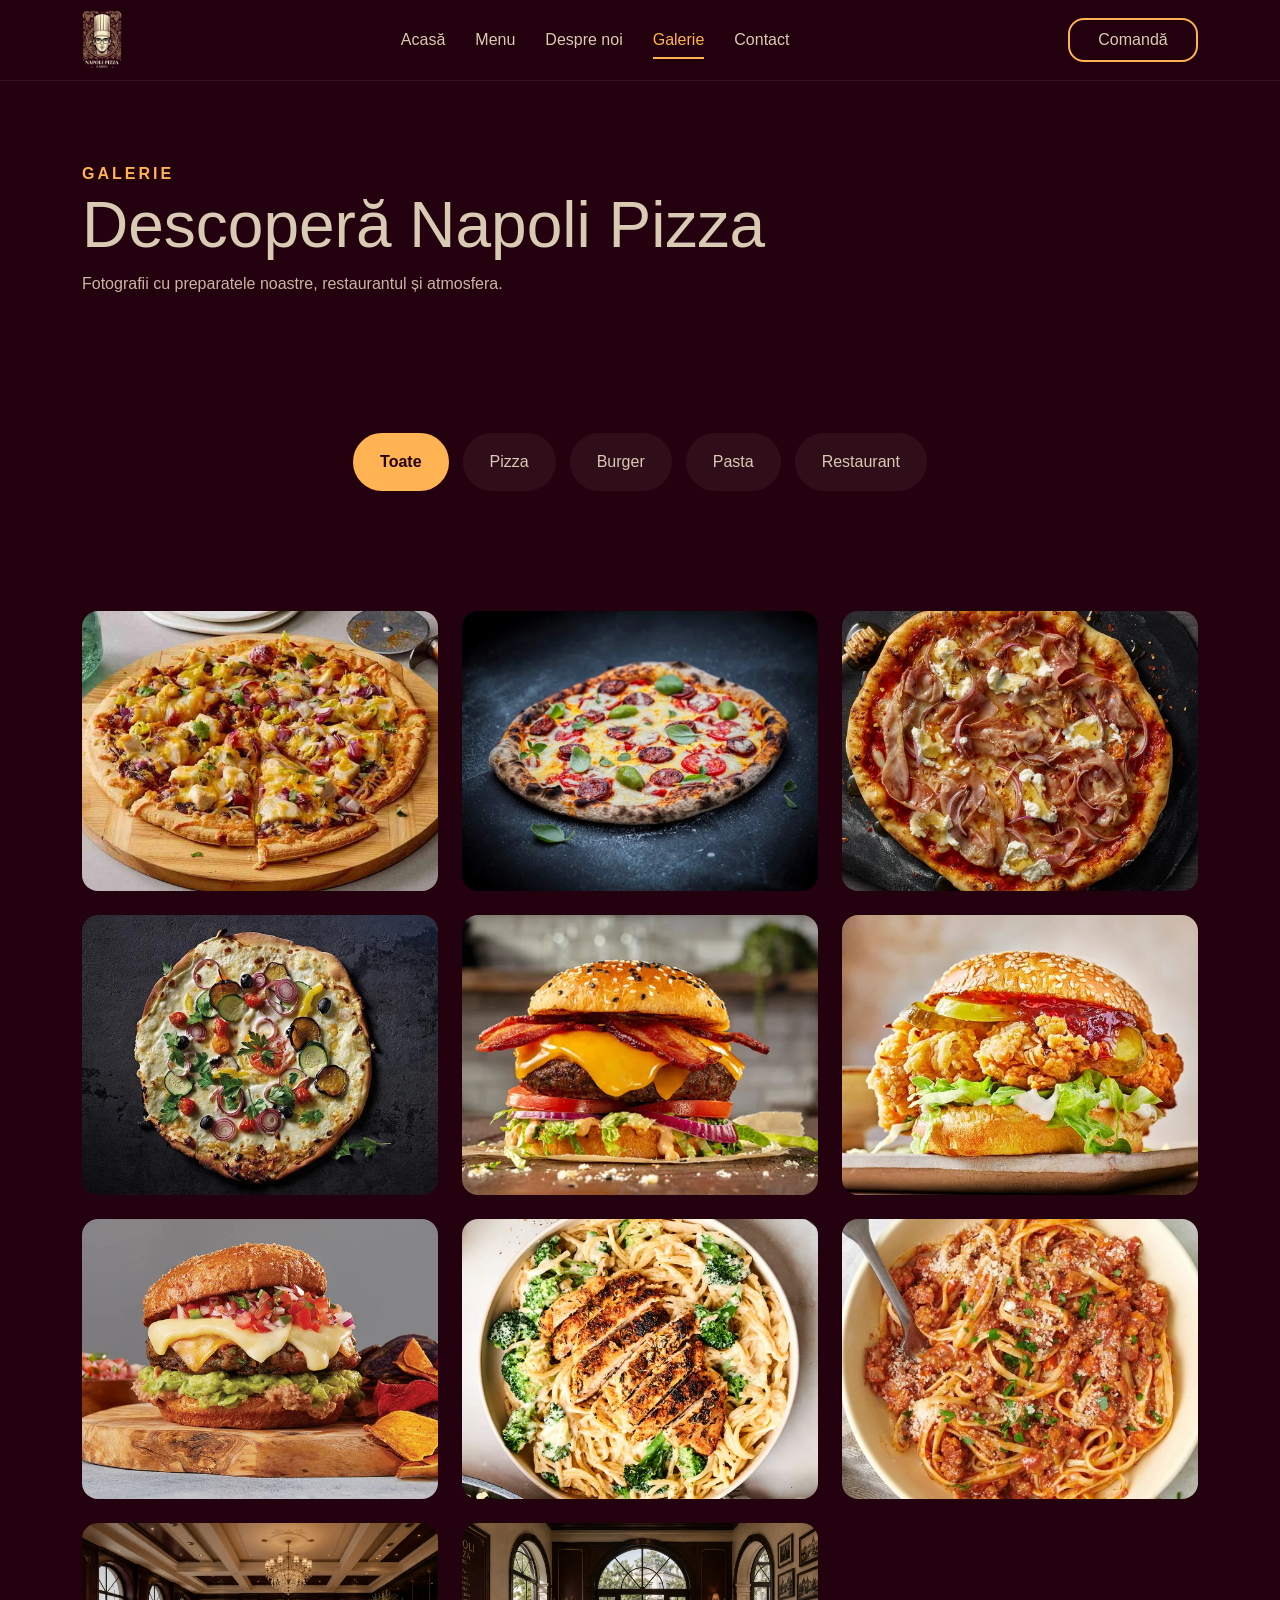
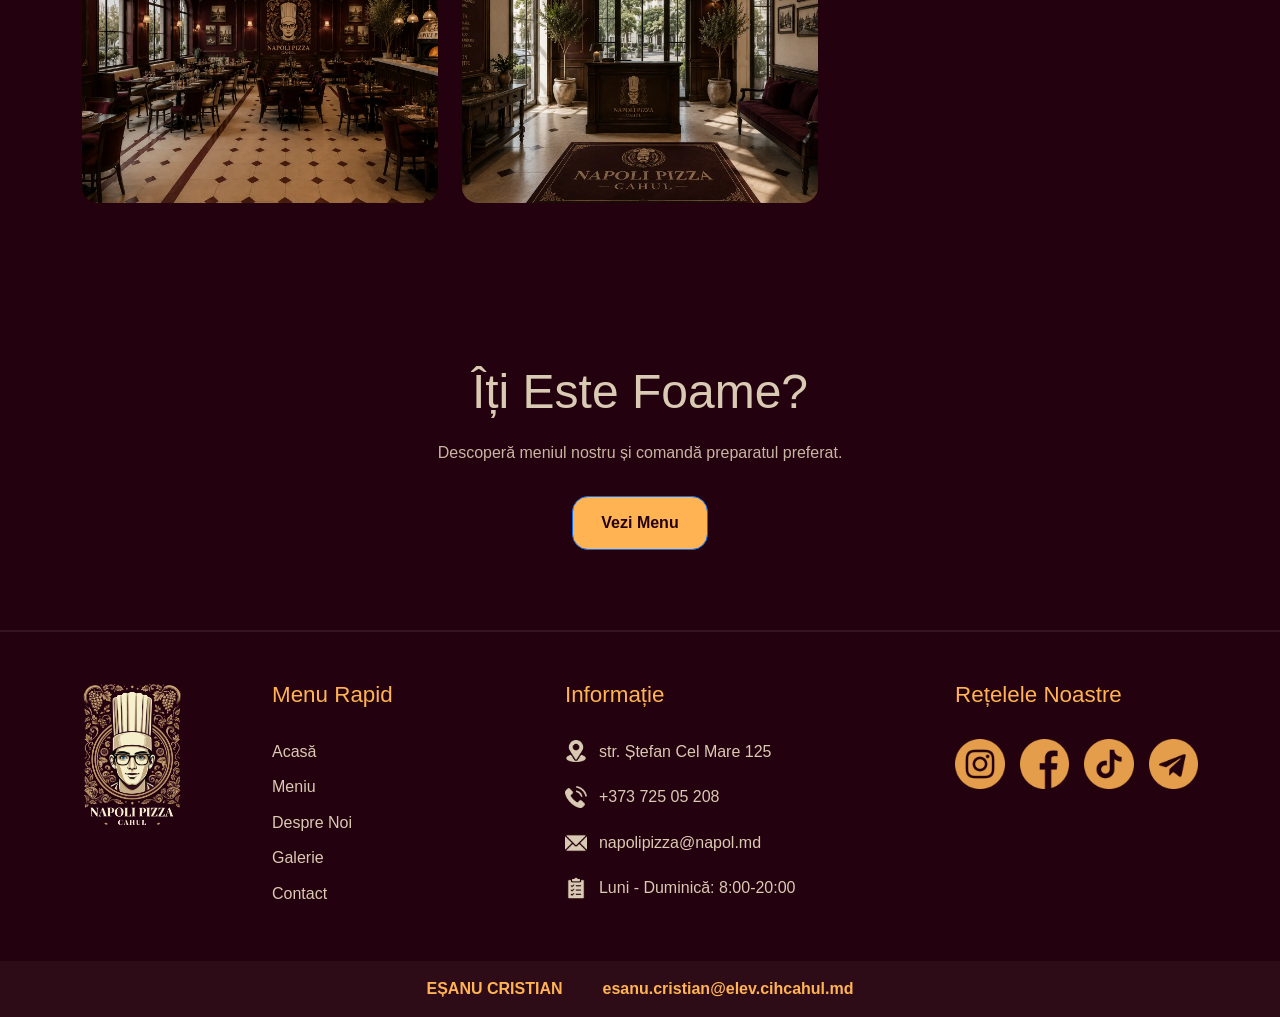
<file: pages/gallery.html>
<!DOCTYPE html>
<html lang="ro">

<head>
    <meta charset="UTF-8">
    <meta name="viewport" content="width=device-width, initial-scale=1.0">
    <title>Galerie | Napoli Pizza Cahul</title>

    <link rel="stylesheet" href="https://cdn.jsdelivr.net/npm/bootstrap@5.3.0/dist/css/bootstrap.min.css">

    <link rel="icon" href="../assets/logo/logo.png">
    <link rel="stylesheet" href="../css/main.css">
    <link rel="stylesheet" href="../css/gallery.css">
    <link rel="stylesheet" href="../css/responsive.css">
</head>

<body>
    <header class="header">

        <div class="container header-container">


            <a href="../index.html" class="logo">
                <img src="../assets/logo/logo.png" alt="Napoli Pizza">
            </a>

            <nav class="navbar">

                <a href="../index.html">Acasă</a>
                <a href="menu.html">Menu</a>
                <a href="about.html">Despre noi</a>
                <a href="gallery.html" class="active">Galerie</a>
                <a href="contact.html">Contact</a>

            </nav>

            <button class="burger" id="burger" aria-label="Meniu"><span></span><span></span><span></span></button>
            <a href="contact.html" class="header-btn">
            Comandă
        </a>

        </div>

    </header>
    <div class="mobile-menu" id="mobileMenu">
        <a href="../index.html">Acasă</a>
        <a href="menu.html">Menu</a>
        <a href="about.html">Despre noi</a>
        <a href="gallery.html">Galerie</a>
        <a href="contact.html">Contact</a>
        <a href="contact.html" class="header-btn-mobile">Comandă</a>
    </div>

    <section class="page-hero">
        <div class="container">
            <span class="section-subtitle">GALERIE</span>
            <h1>Descoperă Napoli Pizza</h1>
            <p>Fotografii cu preparatele noastre, restaurantul și atmosfera.</p>
        </div>
    </section>

    <section class="gallery-filters">
        <div class="container">
            <div class="filter-buttons">
                <button class="filter-btn active" data-filter="all">Toate</button>
                <button class="filter-btn" data-filter="pizza">Pizza</button>
                <button class="filter-btn" data-filter="burger">Burger</button>
                <button class="filter-btn" data-filter="pasta">Pasta</button>
                <button class="filter-btn" data-filter="restaurant">Restaurant</button>
            </div>
        </div>
    </section>

    <section class="gallery-section">
        <div class="container">
            <div id="galleryContainer" class="row g-4">
            </div>
        </div>
    </section>

    <section class="cta-section">
        <div class="container">
            <h2>Îți Este Foame?</h2>
            <p>Descoperă meniul nostru și comandă preparatul preferat.</p>
            <a href="menu.html" class="btn btn-primary">Vezi Menu</a>
        </div>
    </section>

    <footer class="footer">
        <div class="container">
            <div class="footer-content">
                <div class="footer-logo">
                    <img src="../assets/logo/logo.png" alt="Napoli Pizza">
                </div>
                <div class="footer-column">
                    <h3>Menu Rapid</h3>
                    <a href="../index.html">Acasă</a>
                    <a href="menu.html">Meniu</a>
                    <a href="about.html">Despre Noi</a>
                    <a href="gallery.html">Galerie</a>
                    <a href="contact.html">Contact</a>
                </div>
                <div class="footer-column">
                    <h3>Informație</h3>
                    <div class="footer-info">
                        <img src="../assets/Media/location.png" alt="">
                        <span>str. Ștefan Cel Mare 125</span>
                    </div>
                    <div class="footer-info">
                        <img src="../assets/Media/phone.png" alt="">
                        <span>+373 725 05 208</span>
                    </div>
                    <div class="footer-info">
                        <img src="../assets/Media/mail.png" alt="">
                        <span>napolipizza@napol.md</span>
                    </div>
                    <div class="footer-info">
                        <img src="../assets/Media/time.png" alt="">
                        <span>Luni - Duminică: 8:00-20:00</span>
                    </div>
                </div>
                <div class="footer-column">
                    <h3>Rețelele Noastre</h3>
                    <div class="social-links">

                        <a href="https://www.instagram.com/cr1sn1ce?igsh=MXFxY2dlM214OGgybg==">
                            <img src="../assets/Media/instagram.png" alt="Instagram">
                        </a>

                        <a href="https://www.facebook.com/share/1TLArfq5HP/">
                            <img src="../assets/Media/facebook.png" alt="Facebook">
                        </a>

                        <a href="https://www.tiktok.com/@twcr1sn1ce?_r=1&_t=ZS-97HK7vMJ625">
                            <img src="../assets/Media/tiktok.png" alt="TikTok">
                        </a>

                        <a href="https://t.me/N1ceChan">
                            <img src="../assets/Media/telegram.png" alt="Telegram">
                        </a>

                    </div>
                </div>
            </div>
        </div>
        <div class="footer-bottom">
            <div class="container">
                <span>EȘANU CRISTIAN</span>
                <span>esanu.cristian@elev.cihcahul.md</span>
            </div>
        </div>
    </footer>

    <script src="https://cdn.jsdelivr.net/npm/bootstrap@5.3.0/dist/js/bootstrap.bundle.min.js"></script>
    <script src="../js/main.js"></script>
    <script src="../js/gallery.js"></script>

</body>

</html>
</file>
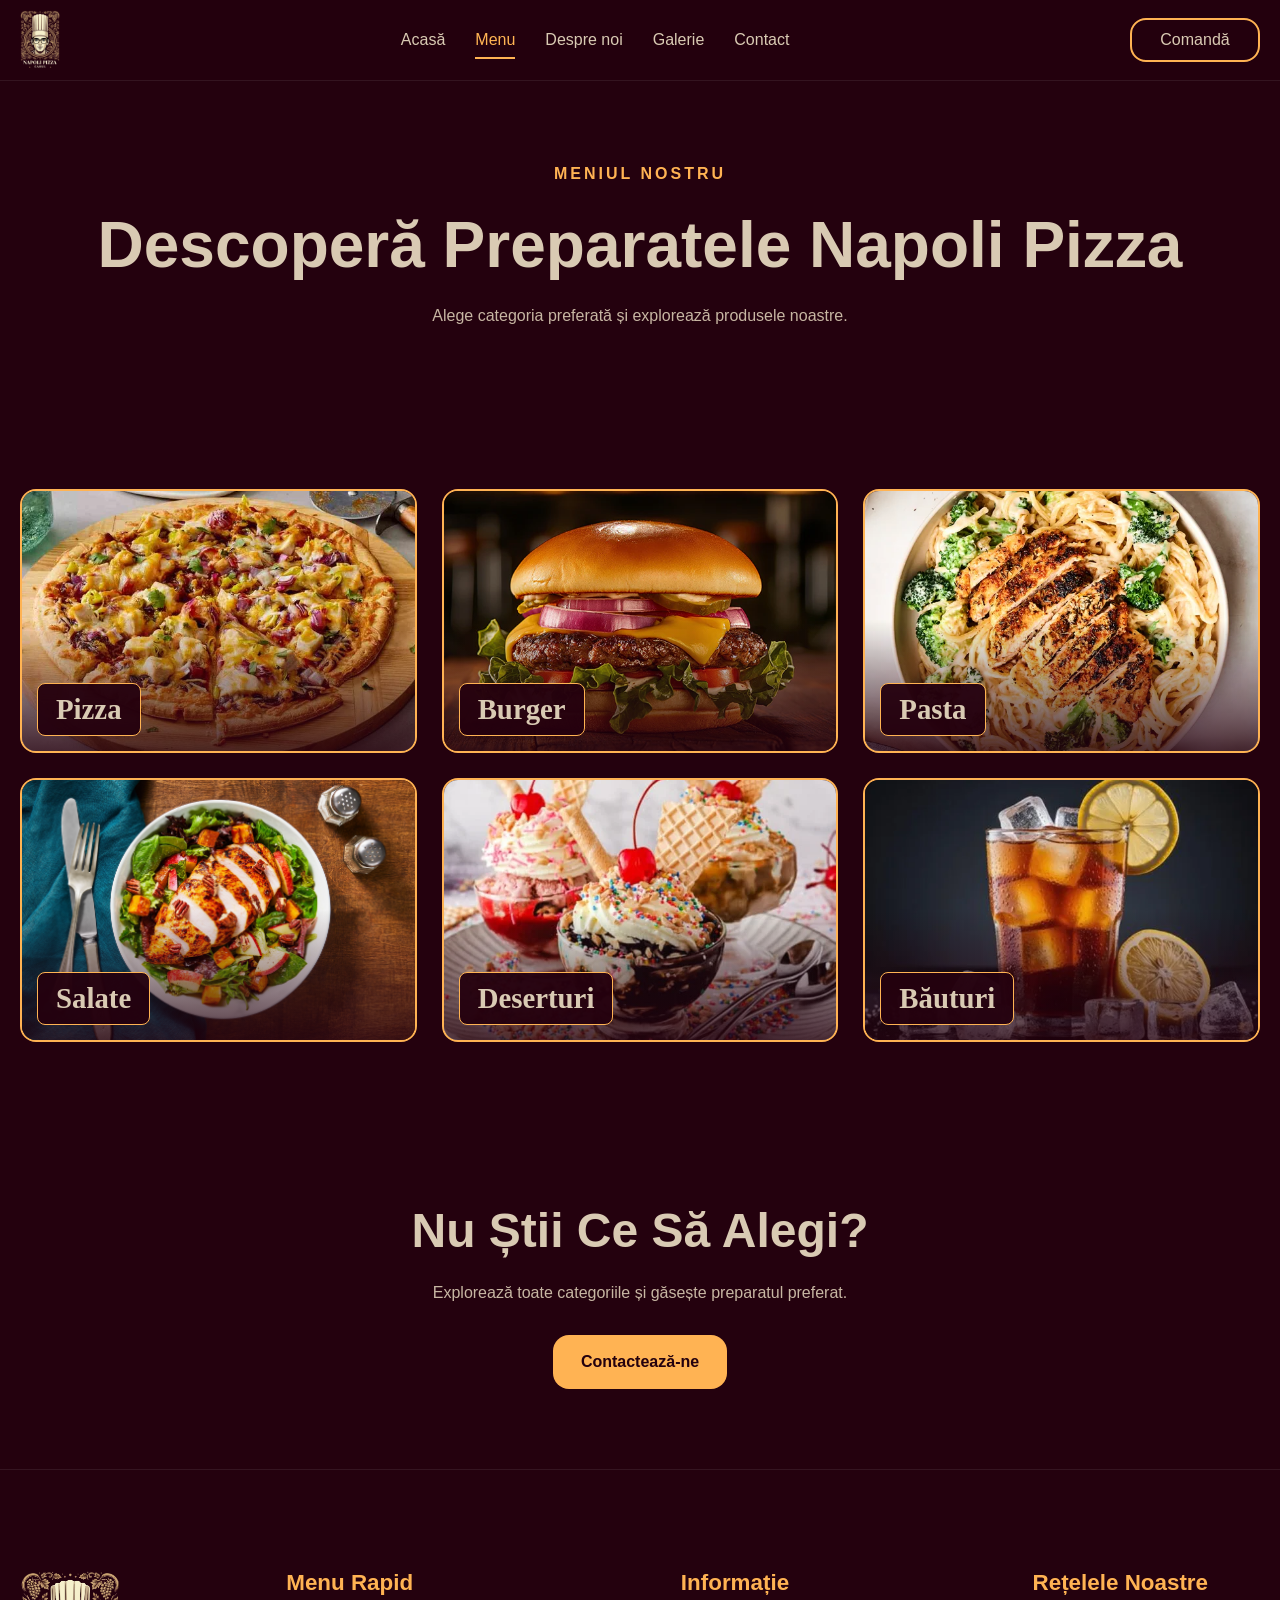
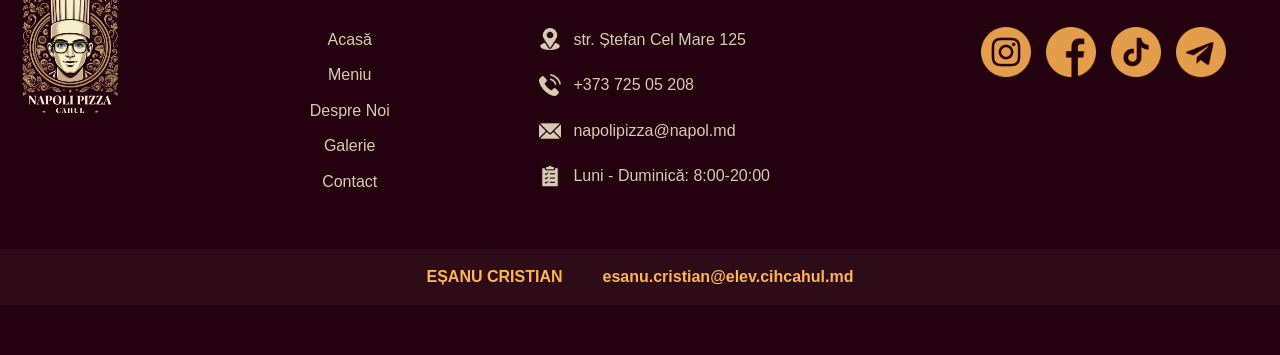
<file: pages/menu.html>
<!DOCTYPE html>
<html lang="ro">

<head>
    <meta charset="UTF-8">
    <meta name="viewport" content="width=device-width, initial-scale=1.0">

    <title>Menu | Napoli Pizza Cahul</title>

    <link rel="icon" href="../assets/logo/logo.png">
    <link rel="stylesheet" href="../css/main.css">
    <link rel="stylesheet" href="../css/catalog.css">
    <link rel="stylesheet" href="../css/responsive.css">
</head>

<body>

    <header class="header">

        <div class="container header-container">

            <a href="../index.html" class="logo">
                <img src="../assets/logo/logo.png" alt="Napoli Pizza">
            </a>

            <nav class="navbar">

                <a href="../index.html">Acasă</a>
                <a href="menu.html" class="active">Menu</a>
                <a href="about.html">Despre noi</a>
                <a href="gallery.html">Galerie</a>
                <a href="contact.html">Contact</a>

            </nav>

            <button class="burger" id="burger" aria-label="Meniu"><span></span><span></span><span></span></button>
            <a href="contact.html" class="header-btn">
            Comandă
        </a>

        </div>

    </header>
    <div class="mobile-menu" id="mobileMenu">
        <a href="../index.html">Acasă</a>
        <a href="menu.html" class="active">Menu</a>
        <a href="about.html">Despre noi</a>
        <a href="gallery.html">Galerie</a>
        <a href="contact.html">Contact</a>
        <a href="contact.html" class="header-btn-mobile">Comandă</a>
    </div>

    <section class="page-hero">

        <div class="container">

            <span class="section-subtitle">
                MENIUL NOSTRU
            </span>

            <h1>
                Descoperă Preparatele Napoli Pizza
            </h1>

            <p>
                Alege categoria preferată și explorează produsele noastre.
            </p>

        </div>

    </section>

    <section class="catalog-categories">

        <div class="container">

            <div class="category-grid">

                <a href="catalog.html?id=pizza" class="category-card">

                    <img src="../assets/hero/bbq-chicken.webp" alt="Pizza">

                    <div class="category-content">
                        <h3>Pizza</h3>
                        <p>Rețete clasice și speciale.</p>
                    </div>

                </a>

                <a href="catalog.html?id=burger" class="category-card">

                    <img src="../assets/hero/classic.webp" alt="Burger">

                    <div class="category-content">
                        <h3>Burger</h3>
                        <p>Carne suculentă și ingrediente premium.</p>
                    </div>

                </a>

                <a href="catalog.html?id=pasta" class="category-card">

                    <img src="../assets/hero/alfredo.webp" alt="Pasta">

                    <div class="category-content">
                        <h3>Pasta</h3>
                        <p>Inspirată din bucătăria italiană.</p>
                    </div>

                </a>

                <a href="catalog.html?id=salad" class="category-card">

                    <img src="../assets/hero/chicken.webp" alt="Salate">

                    <div class="category-content">
                        <h3>Salate</h3>
                        <p>Proaspete și sănătoase.</p>
                    </div>

                </a>

                <a href="catalog.html?id=dessert" class="category-card">

                    <img src="../assets/hero/ice-cream.webp" alt="Deserturi">

                    <div class="category-content">
                        <h3>Deserturi</h3>
                        <p>Finalul perfect pentru orice masă.</p>
                    </div>

                </a>

                <a href="catalog.html?id=drinks" class="category-card">

                    <img src="../assets/hero/nestea.webp" alt="Băuturi">

                    <div class="category-content">
                        <h3>Băuturi</h3>
                        <p>Răcoritoare și băuturi calde.</p>
                    </div>

                </a>

            </div>

        </div>

    </section>

    <section class="cta-section">

        <div class="container">

            <h2>
                Nu Știi Ce Să Alegi?
            </h2>

            <p>
                Explorează toate categoriile și găsește preparatul preferat.
            </p>

            <a href="contact.html" class="btn btn-primary">
                Contactează-ne
            </a>

        </div>

    </section>

    <footer class="footer">

        <div class="container">

            <div class="footer-content">

                <div class="footer-logo">

                    <img src="../assets/logo/logo.png" alt="Napoli Pizza">

                </div>

                <div class="footer-column">

                    <h3>Menu Rapid</h3>

                    <a href="../index.html">Acasă</a>
                    <a href="menu.html">Meniu</a>
                    <a href="about.html">Despre Noi</a>
                    <a href="gallery.html">Galerie</a>
                    <a href="contact.html">Contact</a>

                </div>

                <div class="footer-column">

                    <h3>Informație</h3>

                    <div class="footer-info">

                        <img src="../assets/Media/location.png" alt="">
                        <span>str. Ștefan Cel Mare 125</span>

                    </div>

                    <div class="footer-info">

                        <img src="../assets/Media/phone.png" alt="">
                        <span>+373 725 05 208</span>

                    </div>

                    <div class="footer-info">

                        <img src="../assets/Media/mail.png" alt="">
                        <span>napolipizza@napol.md</span>

                    </div>

                    <div class="footer-info">

                        <img src="../assets/Media/time.png" alt="">
                        <span>Luni - Duminică: 8:00-20:00</span>

                    </div>

                </div>

                <div class="footer-column">

                    <h3>Rețelele Noastre</h3>

                    <div class="social-links">

                        <a href="https://www.instagram.com/cr1sn1ce?igsh=MXFxY2dlM214OGgybg==">
                            <img src="../assets/Media/instagram.png" alt="Instagram">
                        </a>

                        <a href="https://www.facebook.com/share/1TLArfq5HP/">
                            <img src="../assets/Media/facebook.png" alt="Facebook">
                        </a>

                        <a href="https://www.tiktok.com/@twcr1sn1ce?_r=1&_t=ZS-97HK7vMJ625">
                            <img src="../assets/Media/tiktok.png" alt="TikTok">
                        </a>

                        <a href="https://t.me/N1ceChan">
                            <img src="../assets/Media/telegram.png" alt="Telegram">
                        </a>

                    </div>

                </div>

            </div>

        </div>

        <div class="footer-bottom">

            <div class="container">

                <span>EȘANU CRISTIAN</span>

                <span>
                esanu.cristian@elev.cihcahul.md
            </span>

            </div>

        </div>

    </footer>
    <script src="../js/data-loader.js"></script>
    <script src="../js/catalog.js"></script>
    <script src="../js/main.js"></script>


</body>

</html>
</file>
<file: css/main.css>
:root {
    --color-dark: #24010E;
    --color-light: #D9CAB3;
    --color-accent: #FFB353;
    --color-secondary: #9C652D;
    --container-width: 1400px;
    --radius: 16px;
    --transition: 0.3s ease;
    --shadow: 0 10px 30px rgba(0, 0, 0, 0.2);
}

.quick-menu {
    background: var(--color-light);
    padding: 20px 0;
}

.quick-menu .container {
    display: flex;
    justify-content: space-between;
    gap: 0;
    padding-left: 60px;
    padding-right: 60px;
}

.quick-item {
    display: flex;
    flex-direction: column;
    align-items: center;
    color: var(--color-dark);
    transition: var(--transition);
}

.quick-item:hover {
    transform: translateY(-4px);
}

.quick-item img {
    width: 50px;
    height: 50px;
    object-fit: contain;
}

.hero {
    min-height: 500px;
    display: flex;
    align-items: flex-end;
    overflow: hidden;
}

.hero-container {
    display: grid;
    grid-template-columns: 45% 55%;
    width: 100%;
    min-height: 500px;
}

.hero-content {
    justify-self: start;
    align-self: flex-end;
    padding-bottom: 60px;
}

.hero-subtitle {
    display: block;
    color: var(--color-accent);
    font-size: 1.5rem;
    margin-bottom: 15px;
}

.hero h1 {
    font-size: 5rem;
    line-height: 1;
    margin-bottom: 20px;
}

.hero p {
    margin-bottom: 30px;
}

.hero-buttons {
    display: flex;
    gap: 15px;
    justify-content: flex-start;
}

.hero-visual {
    position: relative;
    min-height: 500px;
}

.hero-grapes {
    position: absolute;
    bottom: 0;
    left: 20px;
    width: 300px;
    z-index: 1;
}

.hero-pizza {
    position: absolute;
    right: 0;
    bottom: 0;
    width: 400px;
    z-index: 2;
}

.delivery-banner {
    background: var(--color-light);
    color: var(--color-dark);
    padding: 0;
    overflow: hidden;
}

.delivery-content {
    min-height: 130px;
    display: flex;
    justify-content: space-between;
    align-items: flex-end;
}

.delivery-left {
    display: flex;
    align-items: center;
    flex: 1;
    gap: 30px;
    padding: 20px 40px;
}

.delivery-left>img {
    height: 130px;
    width: auto;
    object-fit: contain;
    flex-shrink: 0;
}

.delivery-left div {
    flex: 1;
}

.delivery-left h2 {
    margin-bottom: 10px;
}

.delivery-banner img {
    height: 120px;
    width: auto;
}

.delivery-city {
    height: 130px;
    align-self: flex-end;
}

* {
    margin: 0;
    padding: 0;
    box-sizing: border-box;
}

img {
    display: block;
    max-width: 100%;
}

a {
    text-decoration: none;
    color: inherit;
}

button,
input,
textarea,
select {
    font: inherit;
    border: none;
    outline: none;
}

ul {
    list-style: none;
}

body {
    background: var(--color-dark);
    color: var(--color-light);
    font-family: "Segoe UI", Tahoma, Geneva, Verdana, sans-serif;
    line-height: 1.6;
}

.container {
    width: min( var(--container-width), calc(100% - 40px));
    margin-inline: auto;
}

h1,
h2,
h3,
h4 {
    line-height: 1.2;
}

h1 {
    font-size: clamp(2.5rem, 5vw, 4.5rem);
}

h2 {
    font-size: clamp(2rem, 4vw, 3rem);
}

h3 {
    font-size: 1.4rem;
}

p {
    opacity: 0.9;
}

section {
    padding: 80px 0;
}

section.hero {
    padding: 0;
}

.header-btn {
    width: 130px;
    height: 44px;
    display: flex;
    align-items: center;
    justify-content: center;
    border: 2px solid var(--color-accent);
    color: var(--color-light);
    transition: .3s ease;
    border-radius: var(--radius);
}

.header-btn:hover {
    background: var(--color-accent);
    color: var(--color-dark);
}

.section-header {
    text-align: center;
    margin-bottom: 50px;
}

.section-header h2 {
    margin-bottom: 15px;
}

.btn {
    display: inline-flex;
    align-items: center;
    justify-content: center;
    padding: 14px 28px;
    border-radius: var(--radius);
    cursor: pointer;
    transition: var(--transition);
}

.btn-primary {
    background: var(--color-accent);
    color: var(--color-dark);
    font-weight: 700;
}

.btn-primary:hover {
    transform: translateY(-3px);
    background: #ffc16a;
}

.btn-secondary {
    background: transparent;
    border: 2px solid var(--color-accent);
    color: var(--color-accent);
}

.btn-secondary:hover {
    background: var(--color-accent);
    color: var(--color-dark);
}

.header {
    position: sticky;
    top: 0;
    z-index: 1000;
    background: rgba(36, 1, 14, 0.95);
    backdrop-filter: blur(10px);
    border-bottom: 1px solid rgba(255, 255, 255, 0.08);
}

.header .container {
    display: flex;
    justify-content: space-between;
    align-items: center;
    min-height: 80px;
}

.logo img {
    height: 60px;
}

.navbar {
    display: flex;
    gap: 30px;
}

.navbar a {
    position: relative;
    transition: var(--transition);
}

.navbar a:hover,
.navbar a.active {
    color: var(--color-accent);
}

.navbar a.active::after {
    content: "";
    position: absolute;
    left: 0;
    bottom: -6px;
    width: 100%;
    height: 2px;
    background: var(--color-accent);
}

.section-subtitle {
    display: inline-block;
    color: var(--color-accent);
    letter-spacing: 3px;
    font-weight: 700;
}

.card {
    background: rgba(255, 255, 255, 0.03);
    border-radius: var(--radius);
    overflow: hidden;
    transition: var(--transition);
}

.card:hover {
    transform: translateY(-6px);
    box-shadow: var(--shadow);
}

.cta-section {
    text-align: center;
}

.cta-section h2 {
    margin-bottom: 20px;
}

.cta-section p {
    max-width: 700px;
    margin: 0 auto 30px;
}

.footer {
    background: var(--color-dark);
    border-top: 2px solid rgba(255, 255, 255, 0.08);
}

.footer-content {
    display: grid;
    grid-template-columns: 140px 1fr 1.4fr 1fr;
    gap: 50px;
    padding: 50px 0;
}

.footer-logo img {
    width: 100px;
}

.footer-column h3 {
    color: var(--color-accent);
    margin-bottom: 20px;
}

.footer-column {
    display: flex;
    flex-direction: column;
    gap: 10px;
}

.footer-column a:hover {
    color: var(--color-accent);
}

.footer-info {
    display: flex;
    align-items: center;
    gap: 12px;
    margin-bottom: 10px;
}

.footer-info img {
    width: 22px;
    height: 22px;
}

.social-links {
    display: flex;
    gap: 15px;
}

.social-links a {
    transition: var(--transition);
}

.social-links a:hover {
    transform: translateY(-4px);
}

.social-links img {
    width: 50px;
    height: 50px;
}

.footer-bottom {
    background: rgba(255, 255, 255, 0.04);
}

.footer-bottom .container {
    display: flex;
    justify-content: center;
    gap: 40px;
    padding: 15px 0;
    color: var(--color-accent);
    font-weight: 600;
}

.grid {
    display: grid;
    gap: 30px;
}

.grid-2 {
    grid-template-columns: repeat(2, 1fr);
}

.grid-3 {
    grid-template-columns: repeat(3, 1fr);
}

.grid-4 {
    grid-template-columns: repeat(4, 1fr);
}

.contact-section {
    padding: 100px 0;
}

.contact-grid {
    display: grid;
    grid-template-columns: 1fr 1fr 1.3fr;
    gap: 30px;
    align-items: flex-end;
}

.contact-card {
    border: 2px solid var(--color-accent);
    border-radius: var(--radius);
    padding: 30px;
    background: rgba(255, 255, 255, 0.03);
}

.contact-card h2 {
    color: var(--color-accent);
    margin-bottom: 25px;
    font-size: 1.8rem;
}

.contact-item {
    margin-bottom: 25px;
}

.contact-item h4 {
    color: var(--color-light);
    margin-bottom: 5px;
}

.contact-item p {
    opacity: .9;
}

.contact-form {
    display: flex;
    flex-direction: column;
    gap: 15px;
}

.contact-form input,
.contact-form textarea {
    width: 100%;
    background: rgba(255, 255, 255, 0.08);
    color: white;
    border: 1px solid rgba(255, 255, 255, 0.15);
    padding: 14px;
    border-radius: 10px;
}

.contact-form textarea {
    resize: vertical;
    min-height: 160px;
}

.contact-form input::placeholder,
.contact-form textarea::placeholder {
    color: rgba(255, 255, 255, .6);
}

.map-wrapper {
    min-height: 500px;
    min-height: 420px;
}

.map-wrapper iframe {
    width: 100%;
    min-height: 500px;
    border: none;
    border-radius: 12px;
}

.contact-info .social-links {
    margin-top: 30px;
}

.about-section {
    padding: 80px 0;
}

.about-layout {
    display: grid;
    grid-template-columns: 1fr 1fr;
    gap: 40px;
    align-items: center;
    margin-top: 30px;
    margin-bottom: 50px;
}

.about-text h1 {
    margin-bottom: 20px;
    color: var(--color-light);
}

.about-text p {
    margin-bottom: 15px;
}

.about-text .btn {
    margin-top: 20px;
}

.about-image img {
    width: 100%;
    border: 2px solid var(--color-accent);
    border-radius: var(--radius);
    object-fit: cover;
}

.advantages-grid {
    display: grid;
    grid-template-columns: repeat(4, 1fr);
    gap: 25px;
}

.advantage-card {
    text-align: center;
    padding: 20px;
    border: 2px solid rgba(255, 179, 83, .4);
    border-radius: var(--radius);
    background: rgba(255, 255, 255, .03);
}

.advantage-card h3 {
    color: var(--color-accent);
    margin-bottom: 10px;
}

.catalog-categories {
    padding: 80px 0;
}

.category-grid {
    display: grid;
    grid-template-columns: repeat(3, 1fr);
    gap: 25px;
}

.category-card {
    position: relative;
    overflow: hidden;
    border: 2px solid var(--color-accent);
    border-radius: var(--radius);
    min-height: 260px;
    transition: var(--transition);
}

.category-card:hover {
    transform: translateY(-6px);
    box-shadow: var(--shadow);
}

.category-card img {
    width: 100%;
    height: 260px;
    object-fit: cover;
}

.category-content {
    position: absolute;
    left: 15px;
    bottom: 15px;
    background: rgba(36, 1, 14, 0.95);
    border: 1px solid var(--color-accent);
    border-radius: 8px;
    padding: 8px 18px;
}

.category-content h3 {
    margin: 0;
    color: var(--color-light);
    font-size: 1.8rem;
    font-family: Georgia, serif;
}

.category-content p {
    display: none;
}

.category-card::after {
    content: "";
    position: absolute;
    inset: 0;
    background: linear-gradient( to top, rgba(36, 1, 14, 0.8), transparent 50%);
}

.category-content {
    z-index: 2;
}

@keyframes fadeUp {
    from {
        opacity: 0;
        transform: translateY(40px);
    }
    to {
        opacity: 1;
        transform: translateY(0);
    }
}

.hero-content,
.section-header,
.product-card,
.category-card {
    animation: fadeUp 0.8s ease forwards;
}

@keyframes floatPizza {
    0% {
        transform: translateY(0);
    }
    50% {
        transform: translateY(-15px);
    }
    100% {
        transform: translateY(0);
    }
}

.hero-pizza {
    animation: floatPizza 5s ease-in-out infinite;
}

@keyframes swing {
    0% {
        transform: rotate(0deg);
    }
    25% {
        transform: rotate(2deg);
    }
    75% {
        transform: rotate(-2deg);
    }
    100% {
        transform: rotate(0deg);
    }
}

.hero-grapes {
    animation: swing 8s ease-in-out infinite;
}

@keyframes pulse {
    0% {
        box-shadow: 0 0 0 rgba(255, 179, 83, 0);
    }
    50% {
        box-shadow: 0 0 25px rgba(255, 179, 83, .5);
    }
    100% {
        box-shadow: 0 0 0 rgba(255, 179, 83, 0);
    }
}

.btn-primary {
    animation: pulse 3s infinite;
}

@keyframes scooterRide {
    0% {
        transform: translateX(0);
    }
    50% {
        transform: translateX(-15px);
    }
    100% {
        transform: translateX(0);
    }
}

.delivery-scooter {
    animation: scooterRide 4s ease-in-out infinite;
}

.burger {
    display: none;
    flex-direction: column;
    justify-content: center;
    gap: 5px;
    width: 40px;
    height: 40px;
    cursor: pointer;
    background: transparent;
    border: none;
    padding: 4px;
    z-index: 1100;
}

.burger span {
    display: block;
    width: 100%;
    height: 2px;
    background: var(--color-light);
    border-radius: 2px;
    transition: var(--transition);
}

.burger.active span:nth-child(1) {
    transform: translateY(7px) rotate(45deg);
}

.burger.active span:nth-child(2) {
    opacity: 0;
}

.burger.active span:nth-child(3) {
    transform: translateY(-7px) rotate(-45deg);
}

.mobile-menu {
    display: none;
    position: fixed;
    top: 80px;
    left: 0;
    right: 0;
    z-index: 999;
    background: rgba(36, 1, 14, 0.98);
    backdrop-filter: blur(10px);
    border-bottom: 1px solid rgba(255, 179, 83, 0.2);
    padding: 20px 0;
    flex-direction: column;
    align-items: center;
    gap: 0;
}

.mobile-menu.active {
    display: flex;
}

.mobile-menu a {
    width: 100%;
    text-align: center;
    padding: 16px 20px;
    font-size: 1.1rem;
    color: var(--color-light);
    transition: var(--transition);
    border-bottom: 1px solid rgba(255, 255, 255, 0.05);
}

.mobile-menu a:hover,
.mobile-menu a.active {
    color: var(--color-accent);
    background: rgba(255, 179, 83, 0.05);
}

.mobile-menu .header-btn-mobile {
    margin-top: 12px;
    width: calc(100% - 40px);
    height: 44px;
    display: flex;
    align-items: center;
    justify-content: center;
    border: 2px solid var(--color-accent);
    color: var(--color-light);
    border-radius: var(--radius);
    transition: var(--transition);
}

.mobile-menu .header-btn-mobile:hover {
    background: var(--color-accent);
    color: var(--color-dark);
}
</file>
<file: css/catalog.css>
:root {
    --color-dark: #24010E;
    --color-light: #D9CAB3;
    --color-accent: #FFB353;
    --color-secondary: #9C652D;
    --container-width: 1400px;
    --radius: 16px;
    --transition: 0.3s ease;
    --shadow: 0 10px 30px rgba(0, 0, 0, 0.2);
}

* {
    margin: 0;
    padding: 0;
    box-sizing: border-box;
}

img {
    display: block;
    max-width: 100%;
}

a {
    text-decoration: none;
    color: inherit;
}

button,
input,
textarea,
select {
    font: inherit;
    border: none;
    outline: none;
}

ul {
    list-style: none;
}

body {
    background: var(--color-dark);
    color: var(--color-light);
    font-family: "Segoe UI", Tahoma, Geneva, Verdana, sans-serif;
    line-height: 1.6;
}

.container {
    width: min( var(--container-width), calc(100% - 40px));
    margin-inline: auto;
}

h1,
h2,
h3,
h4 {
    line-height: 1.2;
}

h1 {
    font-size: clamp(2.5rem, 5vw, 4.5rem);
}

h2 {
    font-size: clamp(2rem, 4vw, 3rem);
}

h3 {
    font-size: 1.4rem;
}

p {
    opacity: 0.9;
}

section {
    padding: 80px 0;
}

.section-header {
    text-align: center;
    margin-bottom: 50px;
}

.section-header h2 {
    margin-bottom: 15px;
}

.btn {
    display: inline-flex;
    align-items: center;
    justify-content: center;
    padding: 14px 28px;
    border-radius: var(--radius);
    cursor: pointer;
    transition: var(--transition);
}

.btn-primary {
    background: var(--color-accent);
    color: var(--color-dark);
    font-weight: 700;
}

.btn-primary:hover {
    transform: translateY(-3px);
    background: #ffc16a;
}

.btn-secondary {
    background: transparent;
    border: 2px solid var(--color-accent);
    color: var(--color-accent);
}

.btn-secondary:hover {
    background: var(--color-accent);
    color: var(--color-dark);
}

.header {
    position: sticky;
    top: 0;
    z-index: 1000;
    background: rgba(36, 1, 14, 0.95);
    backdrop-filter: blur(10px);
    border-bottom: 1px solid rgba(255, 255, 255, 0.08);
}

.header .container {
    display: flex;
    justify-content: space-between;
    align-items: center;
    min-height: 80px;
}

.logo img {
    height: 60px;
}

.navbar {
    display: flex;
    gap: 30px;
}

.navbar a {
    position: relative;
    transition: var(--transition);
}

.navbar a:hover,
.navbar a.active {
    color: var(--color-accent);
}

.navbar a.active::after {
    content: "";
    position: absolute;
    left: 0;
    bottom: -6px;
    width: 100%;
    height: 2px;
    background: var(--color-accent);
}

.hero,
.page-hero {
    text-align: center;
}

.hero {
    min-height: 85vh;
    display: flex;
    align-items: center;
}

.hero-content {
    max-width: 800px;
    margin-inline: auto;
}

.hero h1,
.page-hero h1 {
    margin: 20px 0;
}

.hero p,
.page-hero p {
    max-width: 700px;
    margin-inline: auto;
}

.section-subtitle {
    display: inline-block;
    color: var(--color-accent);
    letter-spacing: 3px;
    font-weight: 700;
}

.card {
    background: rgba(255, 255, 255, 0.03);
    border-radius: var(--radius);
    overflow: hidden;
    transition: var(--transition);
}

.card:hover {
    transform: translateY(-6px);
    box-shadow: var(--shadow);
}

.cta-section {
    text-align: center;
}

.cta-section h2 {
    margin-bottom: 20px;
}

.cta-section p {
    max-width: 700px;
    margin: 0 auto 30px;
}

.footer {
    padding: 50px 0;
    border-top: 1px solid rgba(255, 255, 255, 0.08);
}

.footer .container {
    text-align: center;
}

.grid {
    display: grid;
    gap: 30px;
}

.grid-2 {
    grid-template-columns: repeat(2, 1fr);
}

.grid-3 {
    grid-template-columns: repeat(3, 1fr);
}

.grid-4 {
    grid-template-columns: repeat(4, 1fr);
}

.product-grid {
    display: grid;
    grid-template-columns: repeat(4, 1fr);
    gap: 30px;
}

.product-card {
    background: #24010E;
    border: 2px solid #FFB353;
    border-radius: 15px;
    overflow: hidden;
    transition: .3s;
    min-height: 430px;
}

.product-info {
    padding: 20px;
}

.product-info h3 {
    font-size: 1.6rem;
}

.product-info p {
    min-height: 60px;
}

.catalog-page .container {
    max-width: 1400px;
}

.product-card:hover {
    transform: translateY(-8px);
}

.product-card img {
    width: 100%;
    height: 220px;
    object-fit: cover;
}

.product-content {
    padding: 20px;
}

.product-footer {
    display: flex;
    justify-content: space-between;
    align-items: center;
    margin-top: 15px;
}

.price {
    color: #FFB353;
    font-size: 1.2rem;
    font-weight: 700;
}
</file>
<file: css/responsive.css>
@media (max-width: 1024px) {
    .navbar {
        gap: 20px;
    }
    .hero-container {
        grid-template-columns: 50% 50%;
    }
    .hero h1 {
        font-size: 3.5rem;
    }
    .hero-pizza {
        width: 340px !important;
    }
    .hero-grapes {
        width: 220px;
    }
    .product-grid {
        grid-template-columns: repeat(2, 1fr);
    }
    .category-grid {
        grid-template-columns: repeat(2, 1fr);
    }
    .about-layout {
        gap: 30px;
    }
    .advantages-grid {
        grid-template-columns: repeat(2, 1fr);
    }
    .contact-grid {
        grid-template-columns: 1fr 1fr;
        grid-template-rows: auto auto;
    }
    .map-wrapper {
        grid-column: 1 / -1;
    }
    .footer-content {
        grid-template-columns: 120px 1fr 1fr;
        gap: 30px;
    }
    .footer-logo {
        grid-column: 1 / -1;
    }
    .related-grid {
        grid-template-columns: repeat(2, 1fr);
    }
}

@media (max-width: 768px) {
    .navbar {
        display: none;
    }
    .header-btn {
        display: none;
    }
    .header .container {
        justify-content: space-between;
    }
    .hero {
        min-height: auto;
    }
    .hero-container {
        grid-template-columns: 1fr;
        grid-template-rows: auto auto;
        padding: 40px 0 0;
    }
    .hero-content {
        text-align: center;
        align-self: auto;
        padding-bottom: 30px;
    }
    .hero h1 {
        font-size: 2.8rem;
    }
    .hero-buttons {
        justify-content: center;
    }
    .hero-visual {
        position: relative;
        min-height: 260px;
        width: 100%;
        overflow: visible;
    }
    .hero-pizza {
        width: 260px !important;
        right: 0;
        left: auto;
        animation: floatPizza 5s ease-in-out infinite;
    }
    .hero-grapes {
        width: 160px;
        left: 0;
    }
    .quick-menu .container {
        padding-left: 20px;
        padding-right: 20px;
        flex-wrap: wrap;
        gap: 16px;
        justify-content: center;
    }
    .quick-item span {
        font-size: 0.85rem;
    }
    section {
        padding: 50px 0;
    }
    .product-grid {
        grid-template-columns: repeat(2, 1fr);
        gap: 16px;
    }
    .category-grid {
        grid-template-columns: 1fr;
    }
    .delivery-content {
        flex-direction: column;
        align-items: flex-start;
    }
    .delivery-left {
        padding: 20px;
        gap: 16px;
    }
    .delivery-left>img {
        height: 80px;
    }
    .delivery-scooter,
    .delivery-city {
        display: none;
    }
    .about-layout {
        grid-template-columns: 1fr;
    }
    .about-image {
        order: -1;
    }
    .advantages-grid {
        grid-template-columns: 1fr 1fr;
        gap: 16px;
    }
    .contact-grid {
        grid-template-columns: 1fr;
    }
    .map-wrapper {
        grid-column: auto;
        min-height: 300px;
    }
    .footer-content {
        grid-template-columns: 1fr 1fr;
        gap: 30px;
    }
    .footer-logo {
        grid-column: 1 / -1;
        text-align: center;
    }
    .footer-logo img {
        margin: 0 auto;
    }
    .related-grid {
        grid-template-columns: repeat(2, 1fr);
        gap: 16px;
    }
    .product-layout {
        flex-direction: column;
    }
    .product-gallery {
        width: 100% !important;
        flex: none !important;
    }
    .product-main-image {
        width: 100% !important;
        height: auto !important;
        aspect-ratio: 1 / 1;
    }
    .product-header h1 {
        font-size: 36px;
    }
    .product-price {
        font-size: 30px !important;
    }
}

@media (max-width: 480px) {
    .hero h1 {
        font-size: 2.2rem;
    }
    .hero-pizza {
        width: 200px !important;
        right: 0;
        left: auto;
    }
    .hero-grapes {
        width: 120px;
    }
    .product-grid {
        grid-template-columns: 1fr;
    }
    .related-grid {
        grid-template-columns: 1fr;
    }
    .advantages-grid {
        grid-template-columns: 1fr;
    }
    .footer-content {
        grid-template-columns: 1fr;
        text-align: center;
    }
    .footer-info {
        justify-content: center;
    }
    .social-links {
        justify-content: center;
    }
    .footer-bottom .container {
        flex-direction: column;
        gap: 8px;
        text-align: center;
    }
    .hero-buttons {
        flex-direction: column;
        align-items: center;
    }
    .btn {
        width: 100%;
        max-width: 280px;
    }
    .contact-card {
        padding: 20px;
    }
    .quick-item img {
        width: 38px;
        height: 38px;
    }
}

@media (max-width: 768px) {
    .burger {
        display: flex;
    }
}
</file>
<file: css/gallery.css>
.gallery-filters {
    padding: 40px 0;
}

.filter-buttons {
    display: flex;
    justify-content: center;
    flex-wrap: wrap;
    gap: 14px;
}

.filter-btn {
    padding: 14px 25px;
    font-size: 1rem;
    border-radius: 999px;
    cursor: pointer;
    background: rgba(255, 255, 255, 0.05);
    color: var(--color-light);
    transition: var(--transition);
    border: 2px solid transparent;
}

.filter-btn:hover {
    background: var(--color-secondary);
    border-color: var(--color-secondary);
}

.filter-btn.active {
    background: var(--color-accent);
    color: var(--color-dark);
    font-weight: 700;
    border-color: var(--color-accent);
}

.gallery-item {
    position: relative;
    overflow: hidden;
    border-radius: var(--radius);
    cursor: pointer;
    background: rgba(255, 255, 255, 0.03);
}

.gallery-item img {
    width: 100%;
    height: 280px;
    object-fit: cover;
    transition: 0.4s ease;
    display: block;
}

.gallery-item:hover img {
    transform: scale(1.08);
}

.gallery-item::after {
    content: "";
    position: absolute;
    inset: 0;
    background: linear-gradient(to top, rgba(0, 0, 0, 0.5), transparent);
    opacity: 0;
    transition: var(--transition);
}

.gallery-item:hover::after {
    opacity: 1;
}

.lightbox {
    position: fixed;
    inset: 0;
    z-index: 9999;
    background: rgba(0, 0, 0, 0.92);
    display: flex;
    justify-content: center;
    align-items: center;
}

.lightbox-overlay {
    position: relative;
    display: flex;
    justify-content: center;
    align-items: center;
    width: 100%;
    height: 100%;
}

.lightbox-image {
    max-width: 88vw;
    max-height: 85vh;
    border-radius: var(--radius);
    object-fit: contain;
    box-shadow: 0 20px 60px rgba(0, 0, 0, 0.6);
}

.lightbox-close {
    position: absolute;
    top: 20px;
    right: 30px;
    width: 50px;
    height: 50px;
    font-size: 2rem;
    cursor: pointer;
    background: transparent;
    color: var(--color-light);
    transition: var(--transition);
    border: none;
}

.lightbox-close:hover {
    color: var(--color-accent);
    transform: rotate(90deg);
}

.lightbox-prev,
.lightbox-next {
    position: absolute;
    top: 50%;
    transform: translateY(-50%);
    width: 52px;
    height: 52px;
    font-size: 1.4rem;
    cursor: pointer;
    background: rgba(255, 255, 255, 0.1);
    color: var(--color-light);
    border: 2px solid rgba(255, 255, 255, 0.2);
    border-radius: 50%;
    transition: var(--transition);
    display: flex;
    align-items: center;
    justify-content: center;
}

.lightbox-prev {
    left: 24px;
}

.lightbox-next {
    right: 24px;
}

.lightbox-prev:hover,
.lightbox-next:hover {
    background: var(--color-accent);
    border-color: var(--color-accent);
    color: var(--color-dark);
}

.lightbox-counter {
    position: absolute;
    bottom: 24px;
    left: 50%;
    transform: translateX(-50%);
    color: var(--color-light);
    font-size: 0.95rem;
    background: rgba(0, 0, 0, 0.5);
    padding: 6px 16px;
    border-radius: 999px;
}

.gallery-empty {
    text-align: center;
    padding: 80px 20px;
    color: var(--color-light);
}

.gallery-empty h3 {
    margin-bottom: 10px;
    color: var(--color-accent);
}

.gallery-loading {
    text-align: center;
    padding: 60px;
    color: var(--color-accent);
    font-size: 1.1rem;
}
</file>
